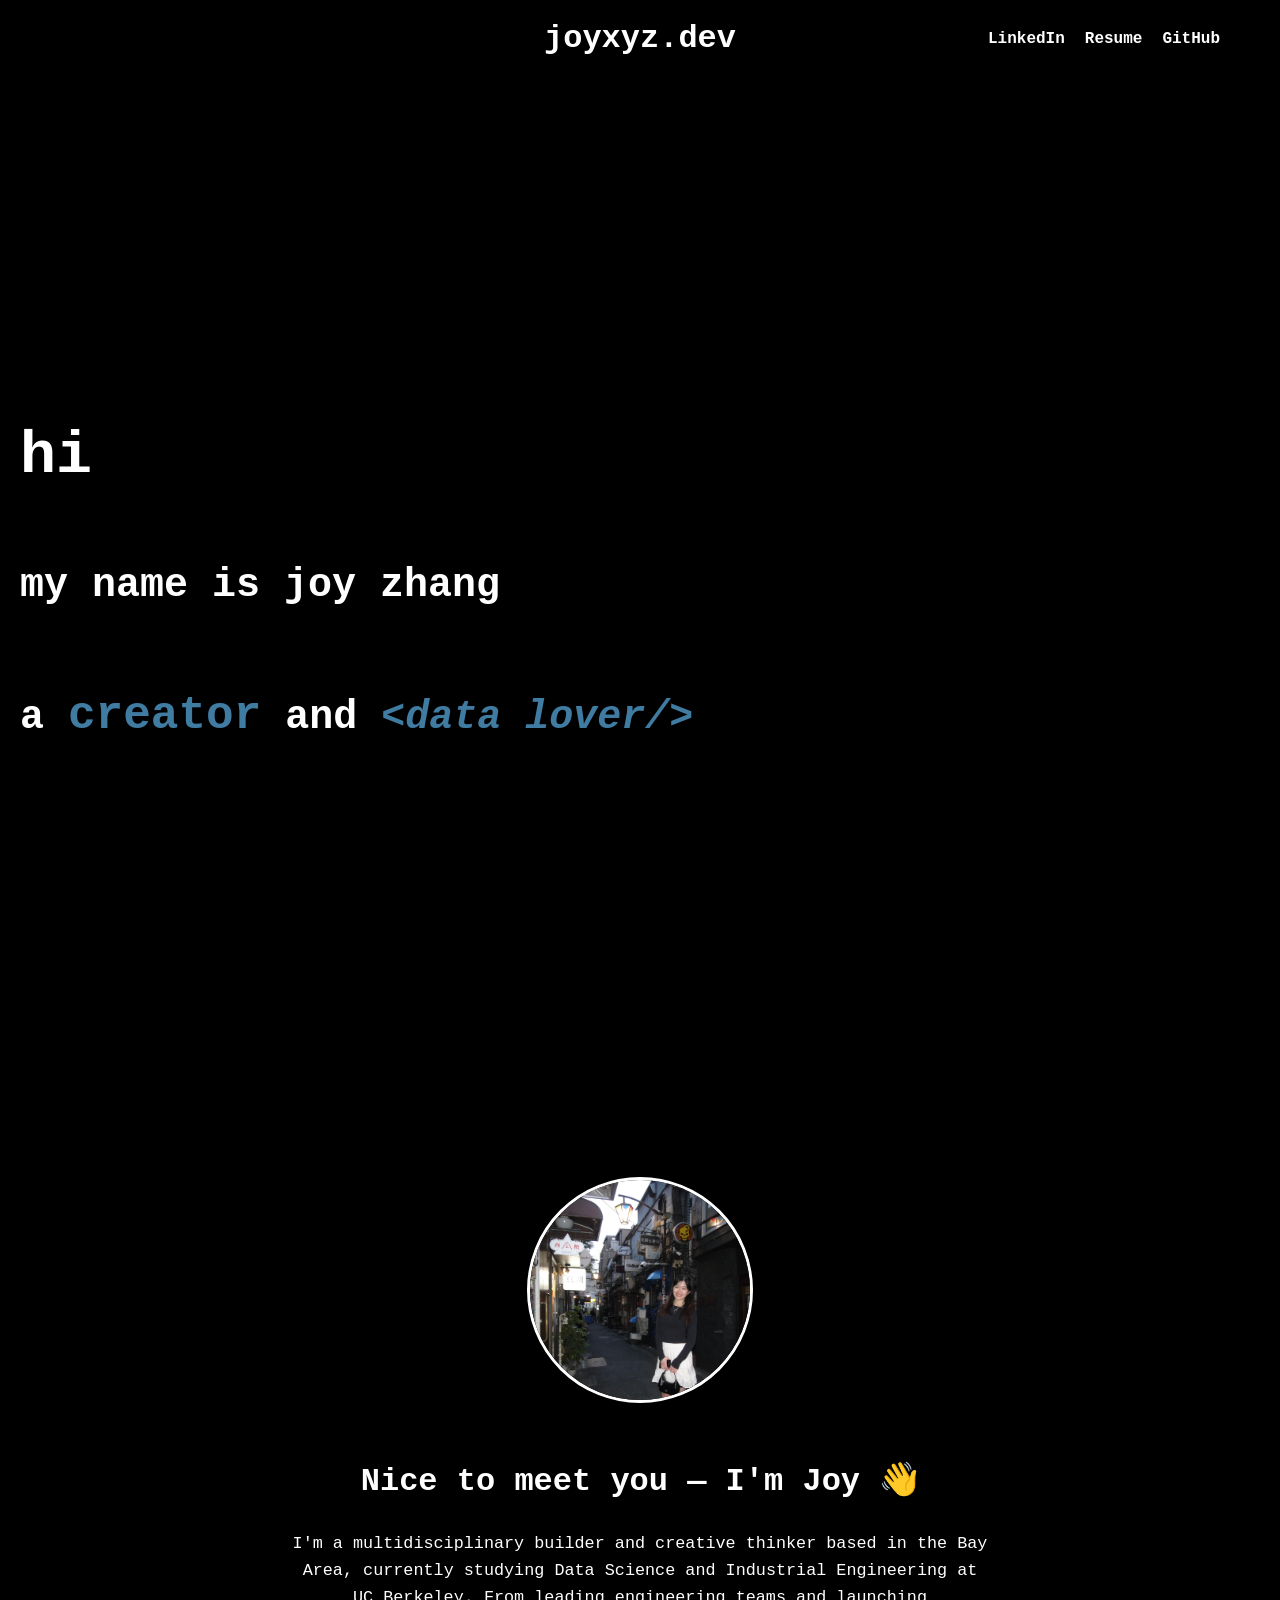
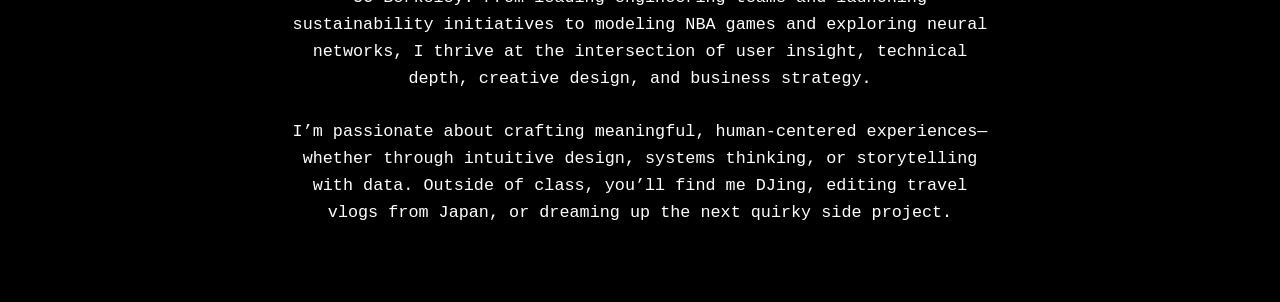
<file: index.html>
<!DOCTYPE html>
<html lang="en">
<head>
  <meta charset="UTF-8" />
  <meta name="viewport" content="width=device-width, initial-scale=1.0"/>
  <title>Joy Zhang - Portfolio</title>
  <link rel="stylesheet" href="index.css" />
  <style>
    .about-section {
      padding: 60px 20px;
      background-color: #000000;
      color: white;
      display: flex;
      flex-direction: column;
      align-items: center;
      text-align: center;
    }

    .about-section img {
      width: 220px;
      height: 220px;
      object-fit: cover;
      border-radius: 50%;
      margin-bottom: 30px;
      border: 3px solid white;
    }

    .about-section h2 {
      font-size: 2rem;
      margin-bottom: 15px;
    }

    .about-section p {
      font-size: 1.05rem;
      line-height: 1.6;
      max-width: 700px;
    }
    .intro {
      padding: 80px 20px;
      text-align: center;
      color: white;
      line-height: 1.5;
    }

    .clickable {
      cursor: pointer;
      transition: color 0.3s;
    }

    #creator {
    color: #407ba2; 
    font-family: 'Courier New', monospace;
    font-weight: bold;
    font-size: 1.15em;
    }

    #data-lover {
      color: #407ba2;
      font-family: 'Courier New', monospace;
    }

    #creator:hover,
    #data-lover:hover {
      color: #80d0ff;
    }


    ul.top-nav {
      list-style: none;
      display: flex;
      gap: 20px;
      padding: 10px 20px;
      background-color: #000000;
      margin: 0;
    }

    ul.top-nav li a {
      color: white;
      text-decoration: none;
      font-weight: 600;
      transition: color 0.3s;
    }

    ul.top-nav li a:hover {
      color: #80d0ff;
    }

    .head {
      text-align: center;
      margin-top: 20px;
    }

    .head h2 {
      color: white;
      font-family: 'Courier New', monospace;
      font-weight: bold;
      font-size: 2rem;
      margin: 0;
    }
  </style>
</head>

<body>
  <header>
    <ul class="top-nav">
      <li><a href="https://www.linkedin.com/in/joyzhangxyz/" target="_blank" rel="noopener noreferrer">LinkedIn</a></li>
      <li><a href="https://drive.google.com/file/d/1RzbB6kWZLD6G4nf51fTEJABczkFcqLfY/view" target="_blank" rel="noopener noreferrer">Resume</a></li>
      <li><a href="https://github.com/joyifcc" target="_blank" rel="noopener noreferrer">GitHub</a></li>
    </ul>
    <div class="head">
      <h2>joyxyz.dev</h2>
    </div>
  </header>

  <main>
    <div class="intro">
      <h1><span style="font-size: 60px;"><b>hi</b></span></h1>
      <h2>my name is joy zhang</h2>
      <h2>
        a <span class="monospace-text clickable" id="creator">creator</span> and
        <span class="light-text clickable" id="data-lover"><i>&lt;data lover/&gt;</i></span>
      </h2>
    </div>
  </main>

  <section class="about-section">
    <img src="joypic.jpg" alt="Joy Zhang Photo" />
    <h2>Nice to meet you — I'm Joy 👋</h2>
    <p>
      I'm a multidisciplinary builder and creative thinker based in the Bay Area, 
      currently studying Data Science and Industrial Engineering at UC Berkeley. 
      From leading engineering teams and launching sustainability initiatives to 
      modeling NBA games and exploring neural networks, I thrive at the intersection 
      of user insight, technical depth, creative design, and business strategy.
      <br /><br />
      I’m passionate about crafting meaningful, human-centered experiences— whether 
      through intuitive design, systems thinking, or storytelling with data. 
      Outside of class, you’ll find me DJing, editing travel vlogs from Japan, or 
      dreaming up the next quirky side project.
    </p>
  </section>

  <script>
    document.getElementById("creator").addEventListener("click", function () {
      window.location.href = "creator.html";
    });
    document.getElementById("data-lover").addEventListener("click", function () {
      window.location.href = "technical.html";
    });
  </script>
</body>
</html>
</file>
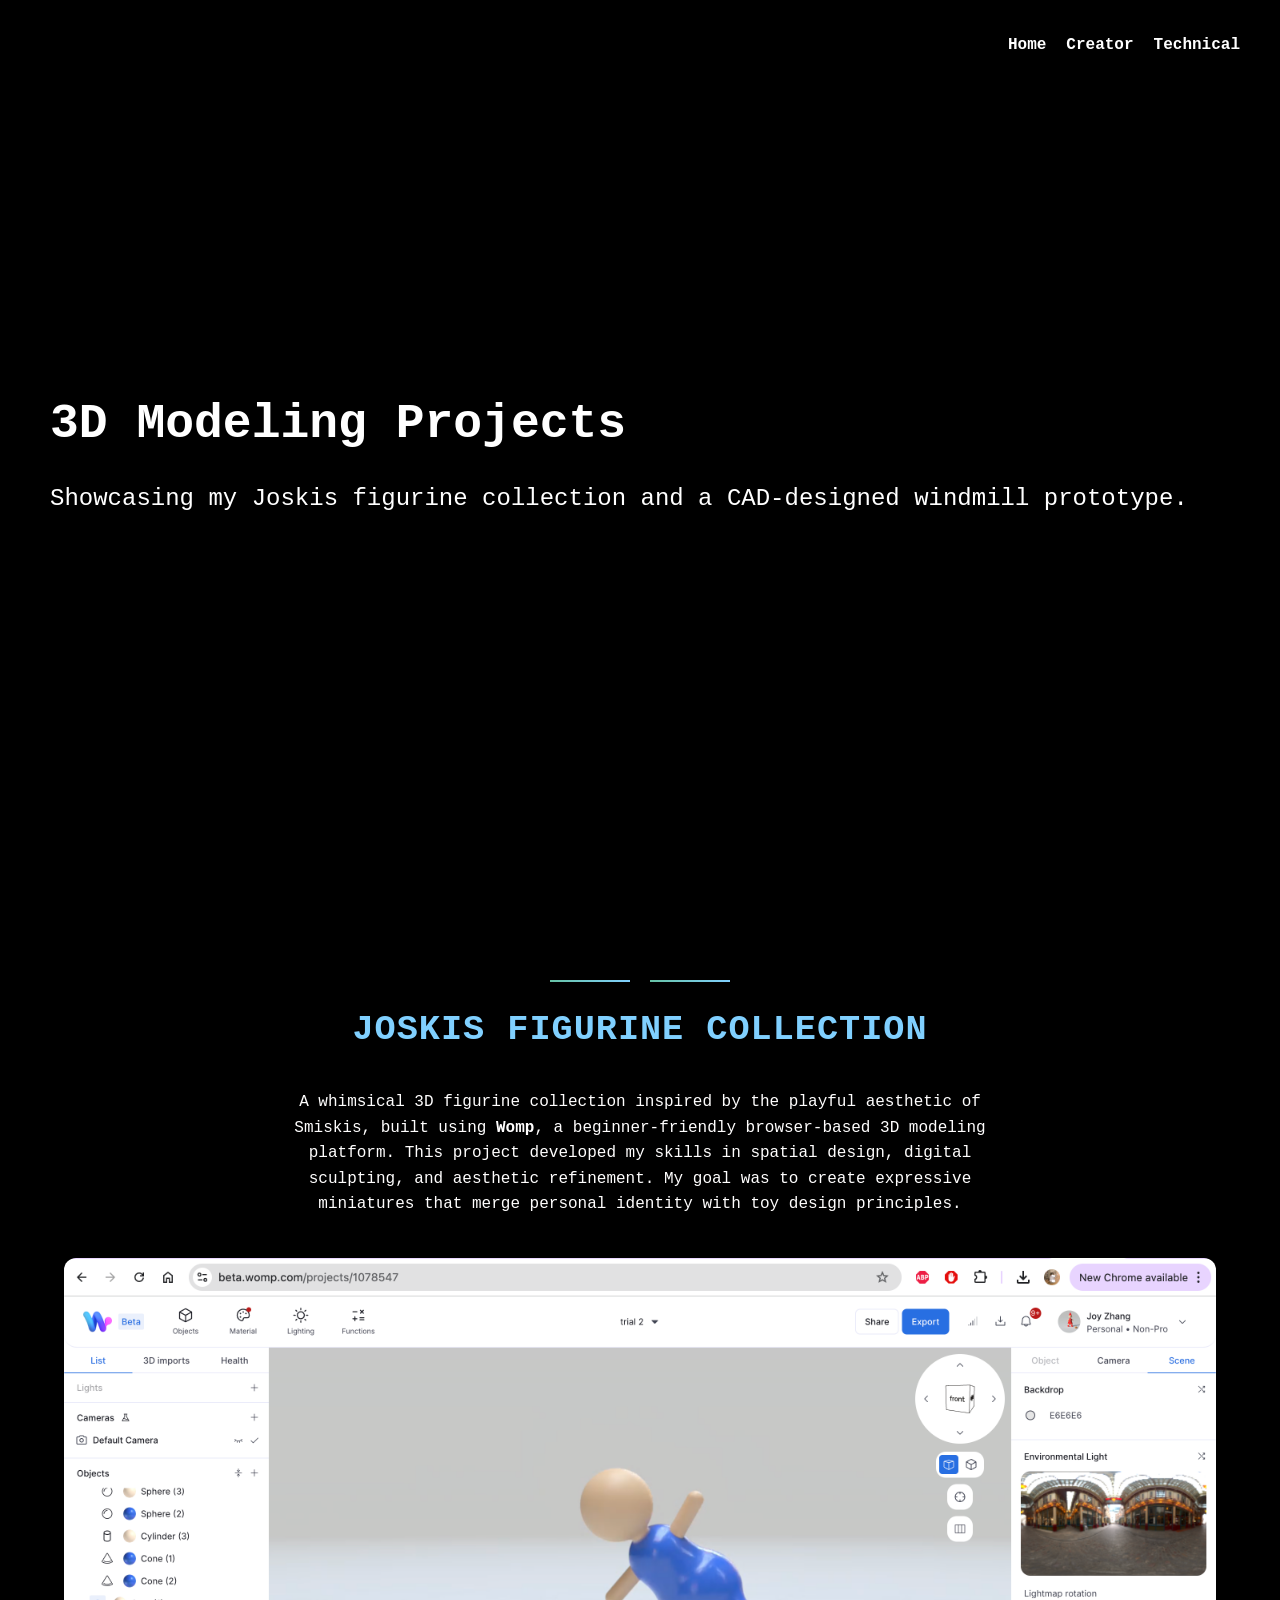
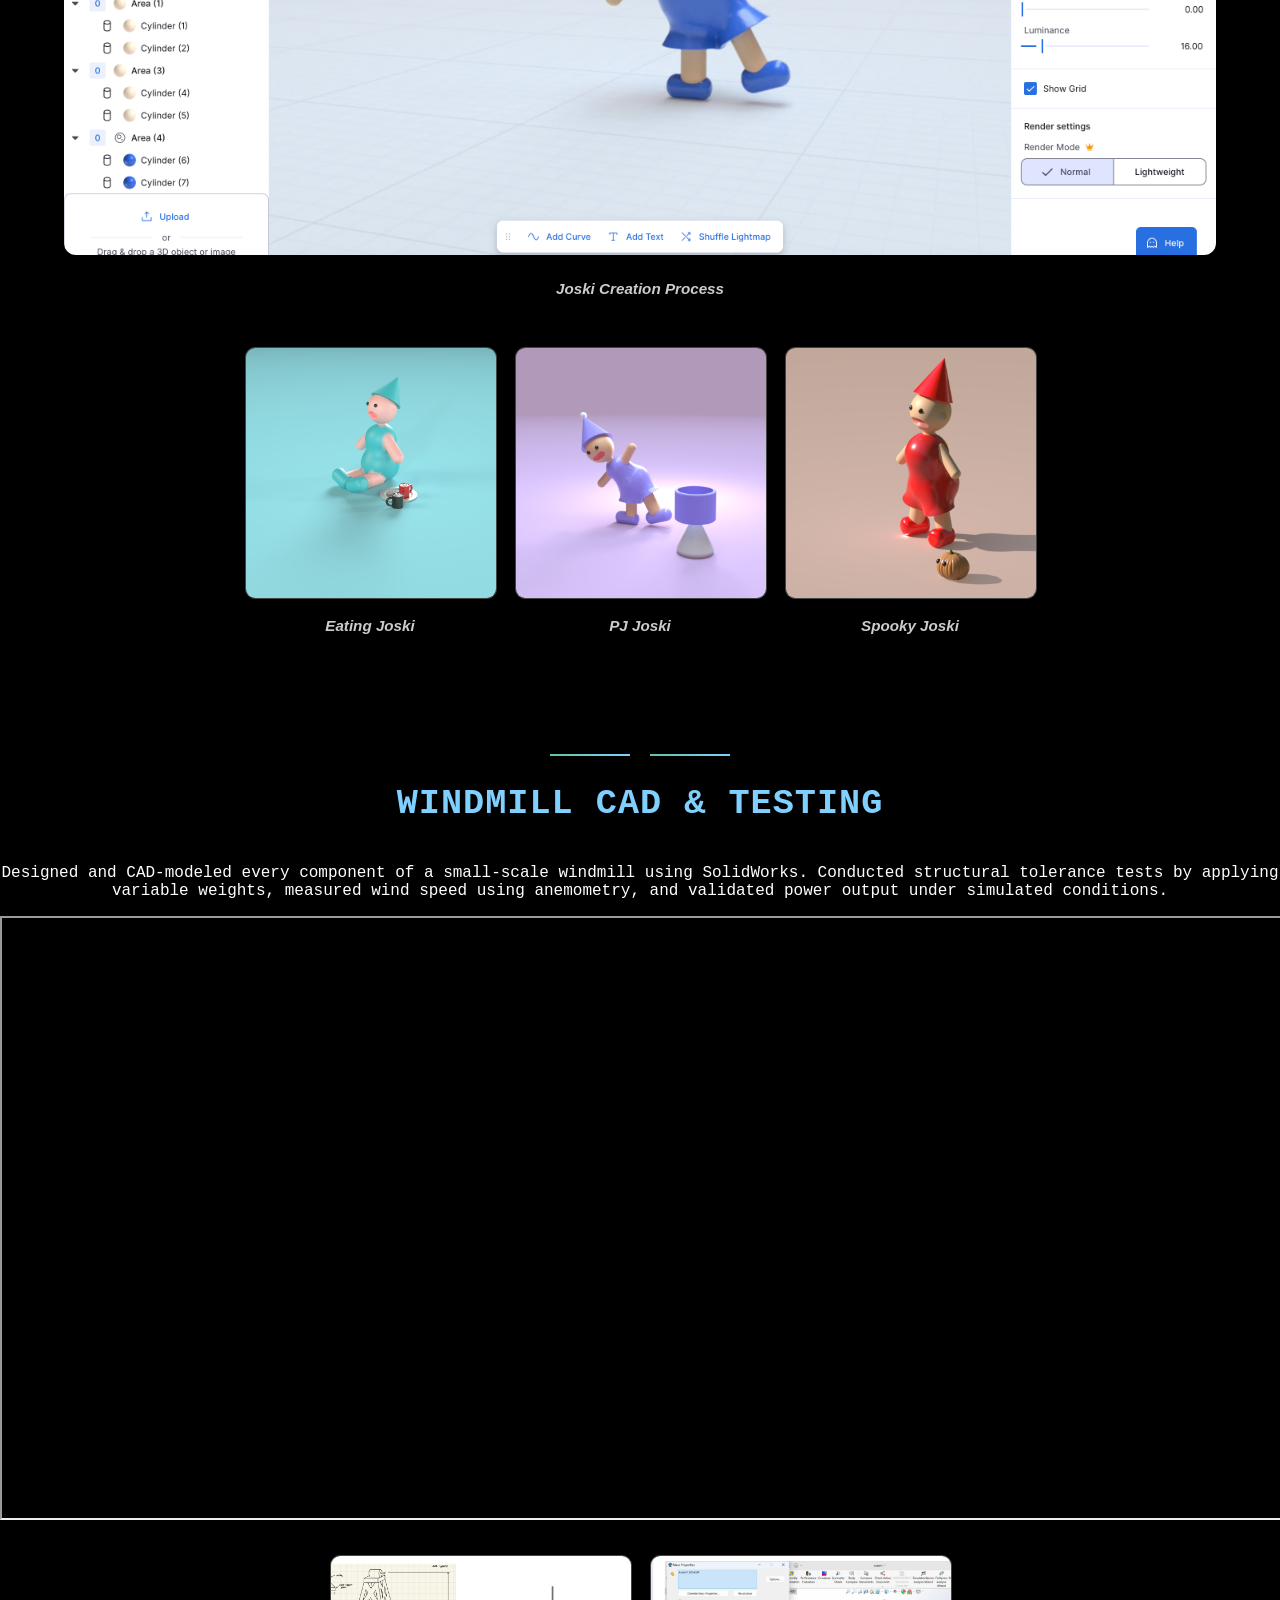
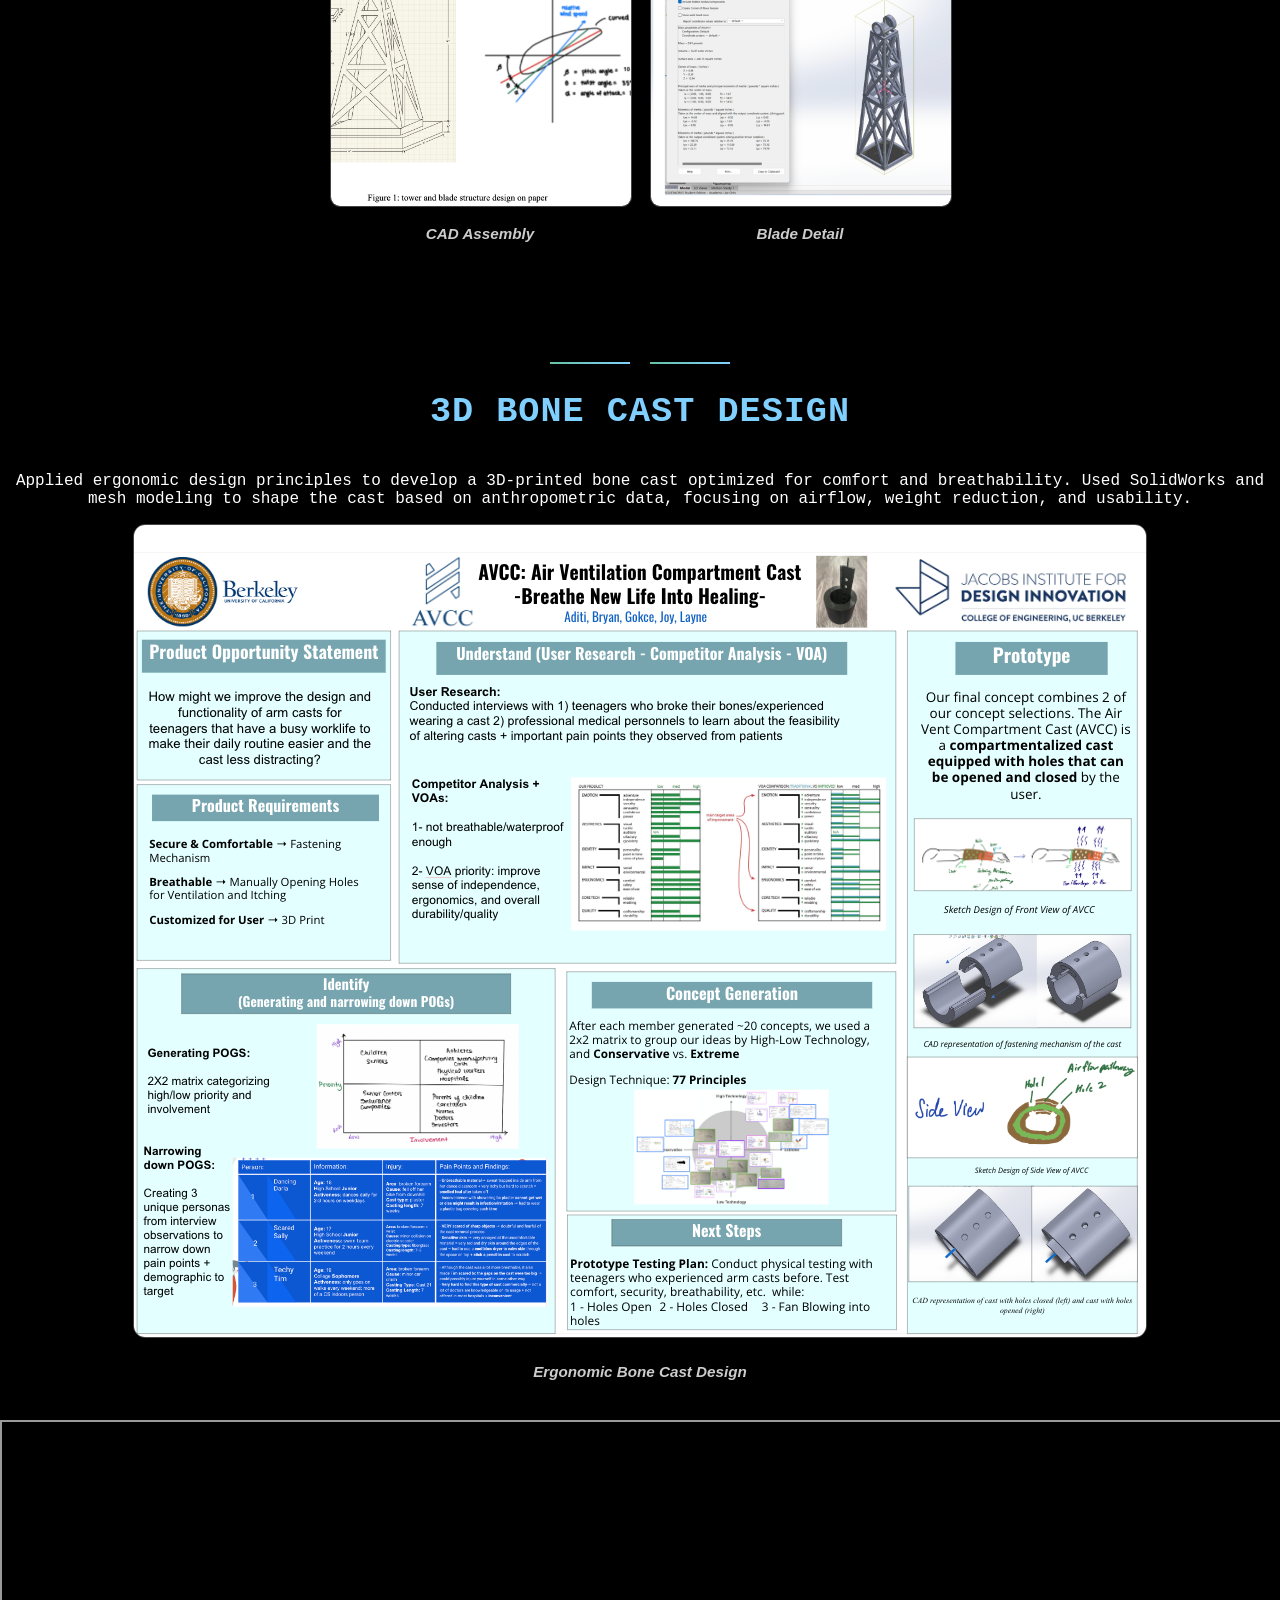
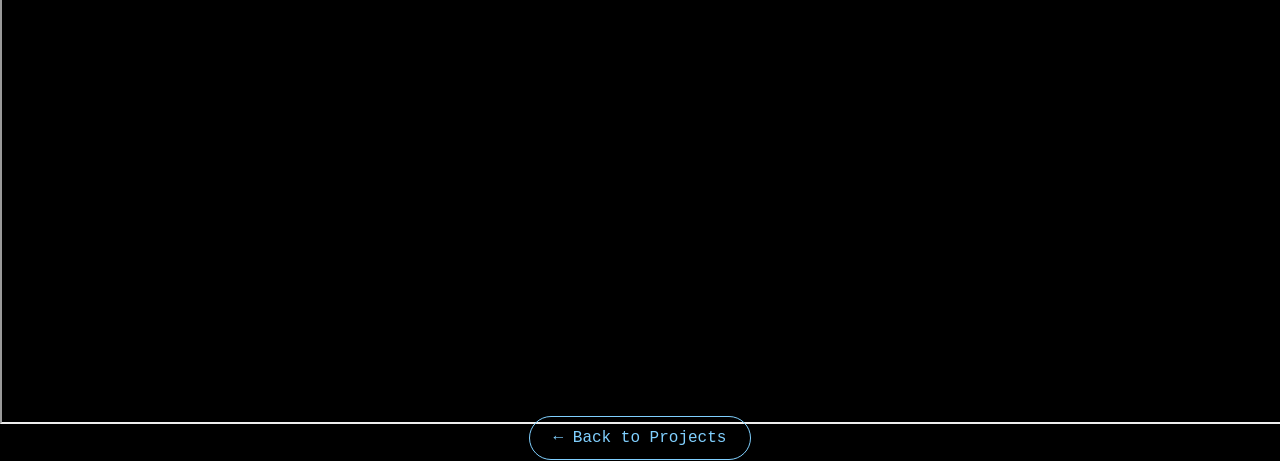
<file: 3dmodel.html>
<!DOCTYPE html>
<html lang="en">
<head>
  <meta charset="UTF-8" />
  <meta name="viewport" content="width=device-width, initial-scale=1.0" />
  <title>Joskis Collection & Windmill Design</title>
  <style>

.back-button {
  padding: 12px 24px;
  border: 1px solid #80d0ff;
  border-radius: 30px;
  color: #80d0ff;
  text-decoration: none;
  font-size: 1rem;
  transition: background-color 0.3s, color 0.3s;
}

.back-button:hover {
  background-color: #80d0ff;
  color: black;
  cursor: pointer;
}

.pdf-container {
  margin-bottom: 40px;
  border: 2px solid white;
  border-radius: 10px;
  overflow: hidden;
  width: 100%;
  height: 600px;
}

.caption {
  text-align: center;
  font-size: 0.9rem;
  margin: 10px 0 30px;
  color: #ccc;
}

.caption-description {
  color: #999;
  font-size: 0.85rem;
  margin: -20px 0 30px;
  max-width: 450px;
  text-align: center;
  margin-left: auto;
  margin-right: auto;
  font-style: italic;
}

  </style>
  <link rel="stylesheet" href="technical.css" />
</head>
<body>
  <ul class="top-nav">
    <li><a href="index.html">Home</a></li>
    <li><a href="creator.html">Creator</a></li>
    <li><a href="technical.html">Technical</a></li>
  </ul>

  <div class="header">
    <h1>3D Modeling Projects</h1>
    <p> Showcasing my Joskis figurine collection and a CAD-designed windmill prototype.</p>
  </div>

 <!-- Joskis Collection -->
<div class="section-title">Joskis Figurine Collection</div>

<p style="text-align: center; max-width: 700px; margin: 0 auto 40px; color: #fffefe; font-size: 1rem; line-height: 1.6;">
  A whimsical 3D figurine collection inspired by the playful aesthetic of Smiskis, built using <b>Womp</b>, a beginner-friendly browser-based 3D modeling platform.
  This project developed my skills in spatial design, digital sculpting, and aesthetic refinement. My goal was to create expressive miniatures that merge personal identity with toy design principles.
</p>

<!-- Featured Image -->
<div style="text-align: center; margin-bottom: 40px;">
  <img src="womp_process.png" alt="Featured Joski" style="max-width: 90%; height: auto; border-radius: 12px;" />
  <div class="caption" style="margin-top: 10px;">Joski Creation Process</div>
</div>

<!-- 3 Joskis in horizontal view -->
<div style="display: flex; justify-content: center; gap: 20px; flex-wrap: wrap; margin-bottom: 40px;">
    <div style="text-align: center; width: 250px;">
      <div style="width: 100%; height: 250px; overflow: hidden; border-radius: 10px; border: 1px solid #444;">
        <img src="womp1.png" alt="Joskis Model 1" style="width: 100%; height: 100%; object-fit: cover;" />
      </div>
      <div class="caption" style="margin-top: 8px;">Eating Joski</div>
    </div>
  
    <div style="text-align: center; width: 250px;">
      <div style="width: 100%; height: 250px; overflow: hidden; border-radius: 10px; border: 1px solid #444;">
        <img src="womp2.png" alt="Joskis Model 2" style="width: 100%; height: 100%; object-fit: cover;" />
      </div>
      <div class="caption" style="margin-top: 8px;">PJ Joski</div>
    </div>
  
    <div style="text-align: center; width: 250px;">
      <div style="width: 100%; height: 250px; overflow: hidden; border-radius: 10px; border: 1px solid #444;">
        <img src="womp3.png" alt="Joskis Model 3" style="width: 100%; height: 100%; object-fit: cover;" />
      </div>
      <div class="caption" style="margin-top: 8px;">Spooky Joski</div>
    </div>
  </div>
  


  <!-- Windmill Design -->
  <div class="section-title">Windmill CAD & Testing</div>
  <div class="project">
    <p class="project-description">
      Designed and CAD-modeled every component of a small-scale windmill using SolidWorks. Conducted structural tolerance tests by applying variable weights, measured wind speed using anemometry, and validated power output under simulated conditions.
    </p>
   
    <iframe src="https://drive.google.com/file/d/1HLMbXqe7g83ubZxSDdnYT62r4GMnftxb/preview" width="100%" height="600" allow="autoplay"></iframe>
   
    <!-- Supporting images: 2 side-by-side -->
<div style="display: flex; justify-content: center; gap: 20px; flex-wrap: wrap; margin-top: 30px;">
    <div style="text-align: center; width: 300px;">
      <div style="width: 100%; height: 250px; overflow: hidden; border-radius: 10px; border: 1px solid #444;">
        <img src="turbine_sketch.png" alt="Windmill CAD View 1" style="width: 100%; height: 100%; object-fit: cover;" />
      </div>
      <div class="caption" style="margin-top: 8px;">CAD Assembly</div>
    </div>
  
    <div style="text-align: center; width: 300px;">
      <div style="width: 100%; height: 250px; overflow: hidden; border-radius: 10px; border: 1px solid #444;">
        <img src="turbine_cad.png" alt="Windmill CAD View 2" style="width: 100%; height: 100%; object-fit: cover;" />
      </div>
      <div class="caption" style="margin-top: 8px;">Blade Detail</div>
    </div>
  </div>
  


  <!-- 3D Bone Cast Design -->
<div class="section-title">3D Bone Cast Design</div>

<div class="project">
  <p class="project-description">
    Applied ergonomic design principles to develop a 3D-printed bone cast optimized for comfort and breathability. 
    Used SolidWorks and mesh modeling to shape the cast based on anthropometric data, focusing on airflow, weight reduction, and usability.
  </p>

  <!-- Full-width Image (no crop) -->
  <div style="text-align: center; margin-bottom: 30px;">
    <img src="cast_poster.png" alt="Bone Cast Side View" style="max-width: 90%; height: auto; border-radius: 12px; border: 1px solid #444;" />
    <div class="caption" style="margin-top: 10px;">Ergonomic Bone Cast Design</div>
  </div>


  <iframe src="https://drive.google.com/file/d/1_vss4h3-taHedRZ5fFwXwRcL4eleplNb/preview" width="100%" height="600" allow="autoplay"></iframe>



<div class="back-container">
    <a href="creator.html" class="back-button">← Back to Projects</a>
  </div>
</body>
</html>
</file>
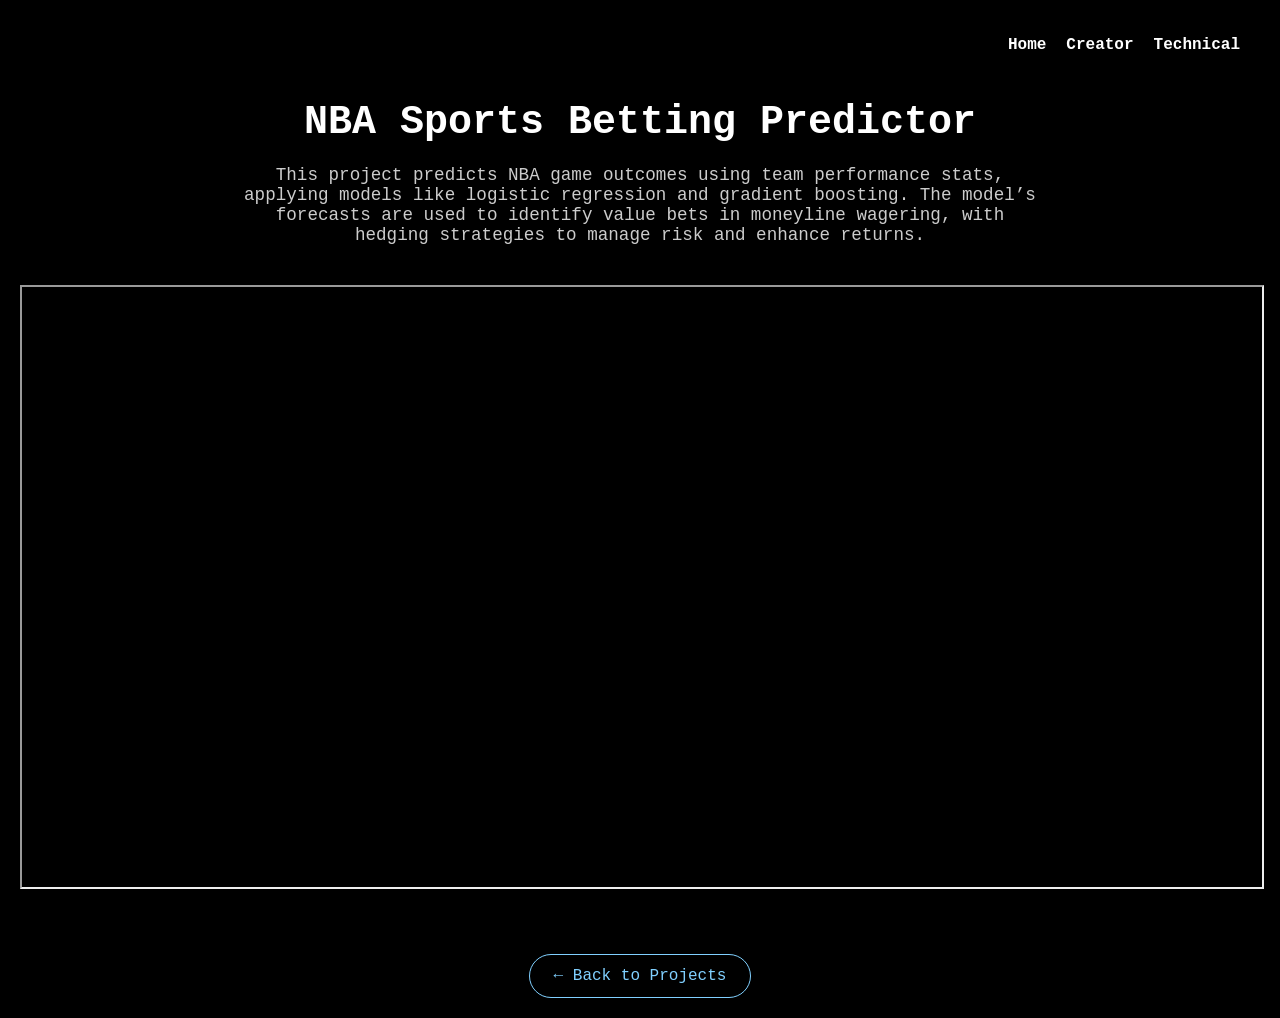
<file: basketball.html>
<!DOCTYPE html>
<html lang="en">
<head>
  <meta charset="UTF-8" />
  <meta name="viewport" content="width=device-width, initial-scale=1.0"/>
  <title>NBA Sports Betting Predictor</title>
  <style>
    body {
      background-color: black;
      color: white;
      font-family: 'Courier New', monospace;
      margin: 0;
      padding: 20px;
    }

    h1 {
      text-align: center;
      font-size: 2.5rem;
      margin-top: 80px; /* 👈 add this line */
      margin-bottom: 20px;
    }


    .description {
      text-align: center;
      font-size: 1.1rem;
      color: #ccc;
      margin-bottom: 40px;
      max-width: 800px;
      margin-left: auto;
      margin-right: auto;
    }

    .pdf-container {
      width: 100%;
      height: 650px;
      border: 2px solid white;
      border-radius: 10px;
      overflow: hidden;
      margin-bottom: 40px;
    }

    embed {
      width: 100%;
      height: 100%;
      border: none;
      display: block;
    }

    .back-container {
      display: flex;
      justify-content: center;
      margin-top: 60px;
    }

    .back-button {
      padding: 12px 24px;
      border: 1px solid #80d0ff;
      border-radius: 30px;
      color: #80d0ff;
      text-decoration: none;
      font-size: 1rem;
      transition: background-color 0.3s, color 0.3s;
    }

    .back-button:hover {
      background-color: #80d0ff;
      color: black;
      cursor: pointer;
    }

    .top-nav {
    display: flex;
    justify-content: flex-end; 
    gap: 20px;
    position: absolute;
    list-style: none;
    top: 20px;
    right: 40px;
    }

    .top-nav a {
    text-decoration: none;
    color: white;
    font-size: 16px;
    font-weight: bold;
    transition: color 0.3s;
    }

    .top-nav a:hover {
    color: #4992d6;
    }
  </style>

<ul class="top-nav">
  <li><a href="index.html">Home</a></li>
  <li><a href="creator.html">Creator</a></li>
  <li><a href="technical.html">Technical</a></li>
</ul>

</head>
<body>
  <h1>NBA Sports Betting Predictor</h1>

  <p class="description">
    This project predicts NBA game outcomes using team performance stats, applying models like logistic regression and gradient boosting. The model’s forecasts are used to identify value bets in moneyline wagering, with hedging strategies to manage risk and enhance returns.
  </p>

  <iframe src="https://drive.google.com/file/d/1IALUSpCiwqz4QE1rodI_KMtbYcz-56Kw/preview" width="100%" height="600" allow="autoplay"></iframe>


  <div class="back-container">
    <a href="technical.html" class="back-button">← Back to Projects</a>
  </div>
</body>
</html>
</file>
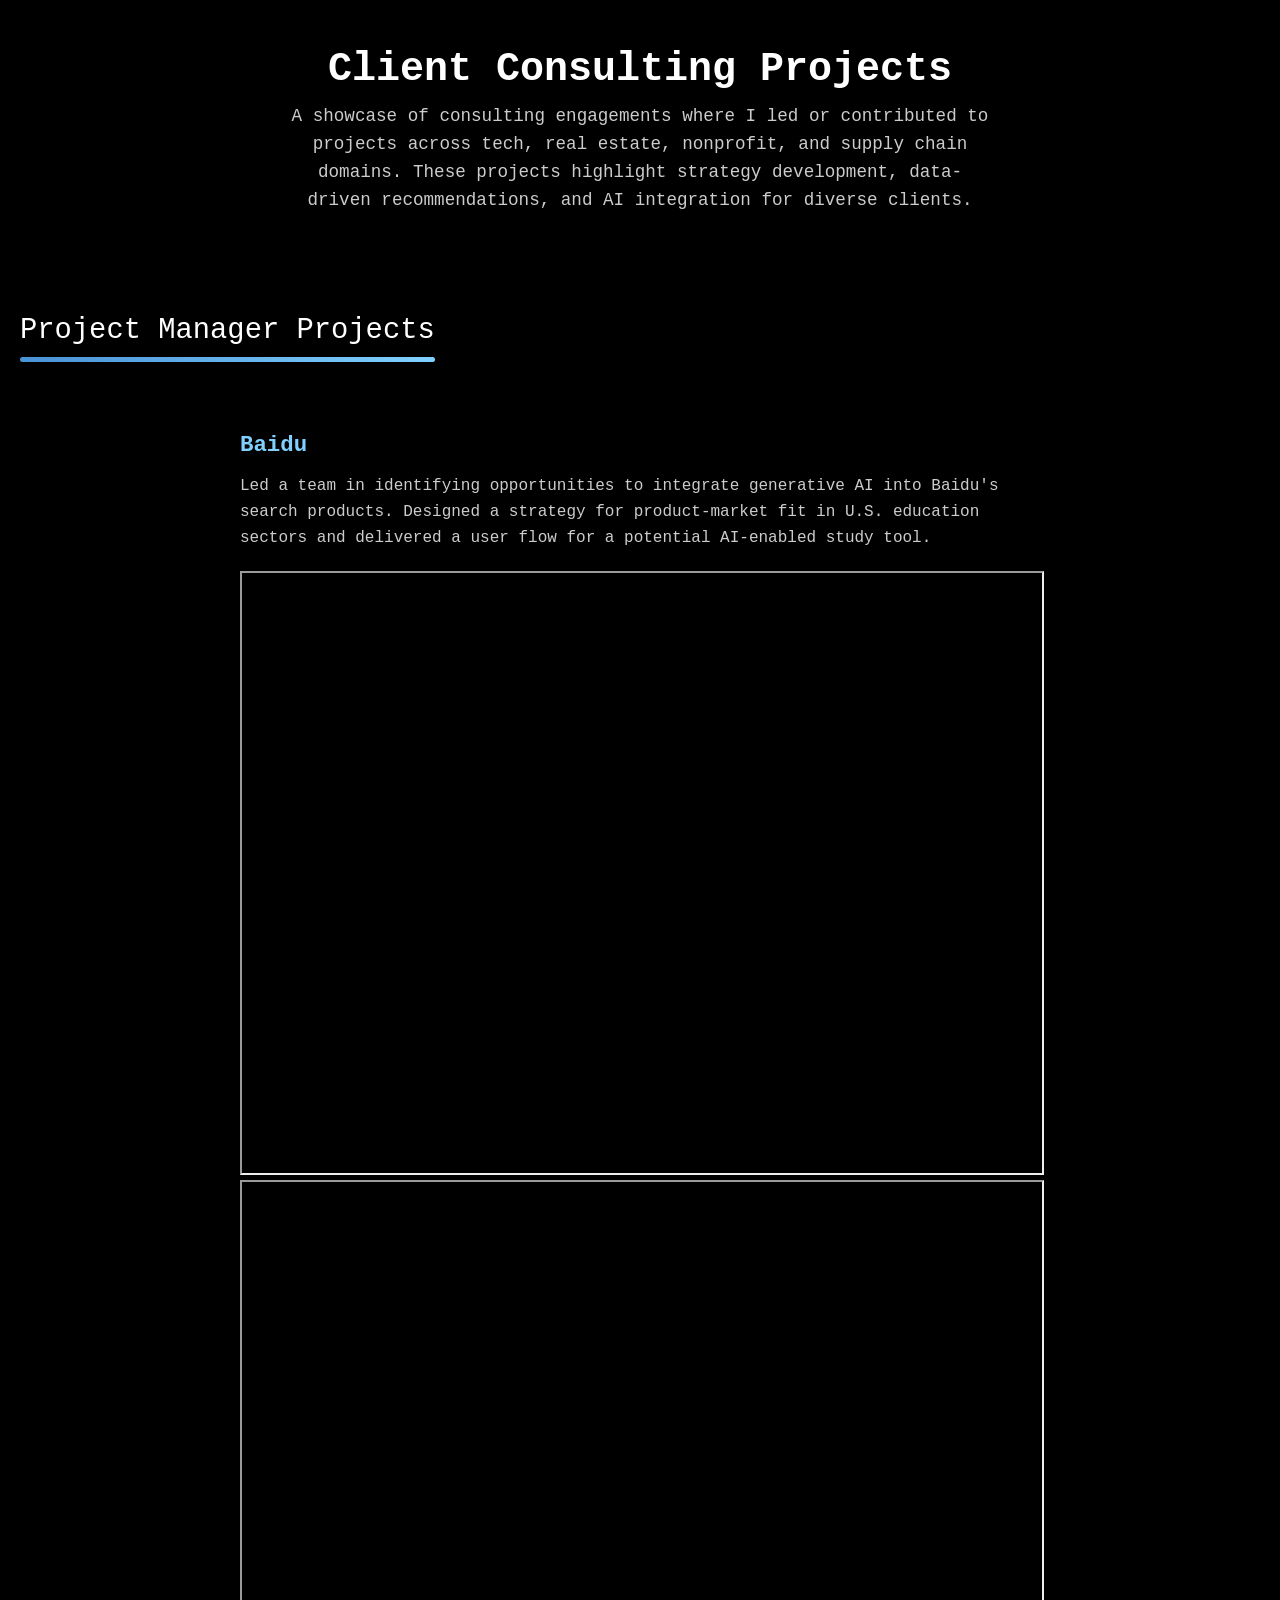
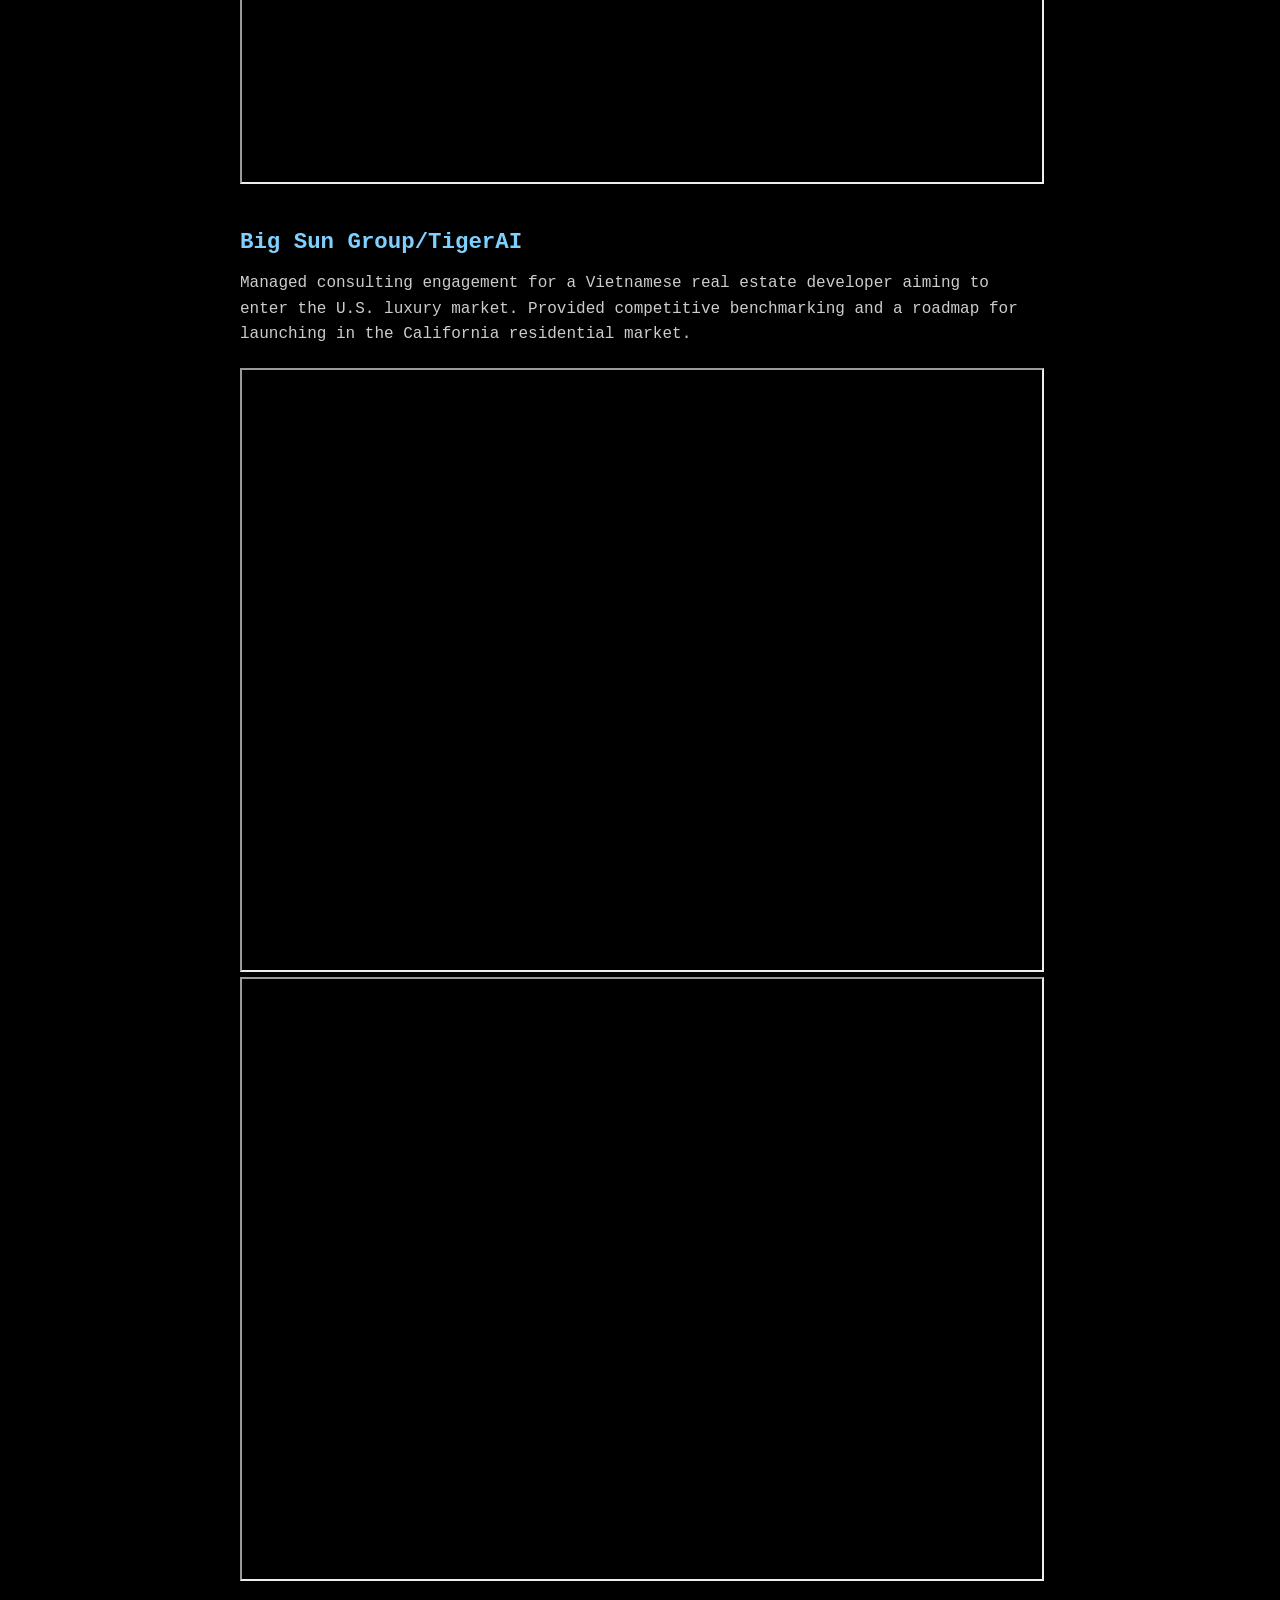
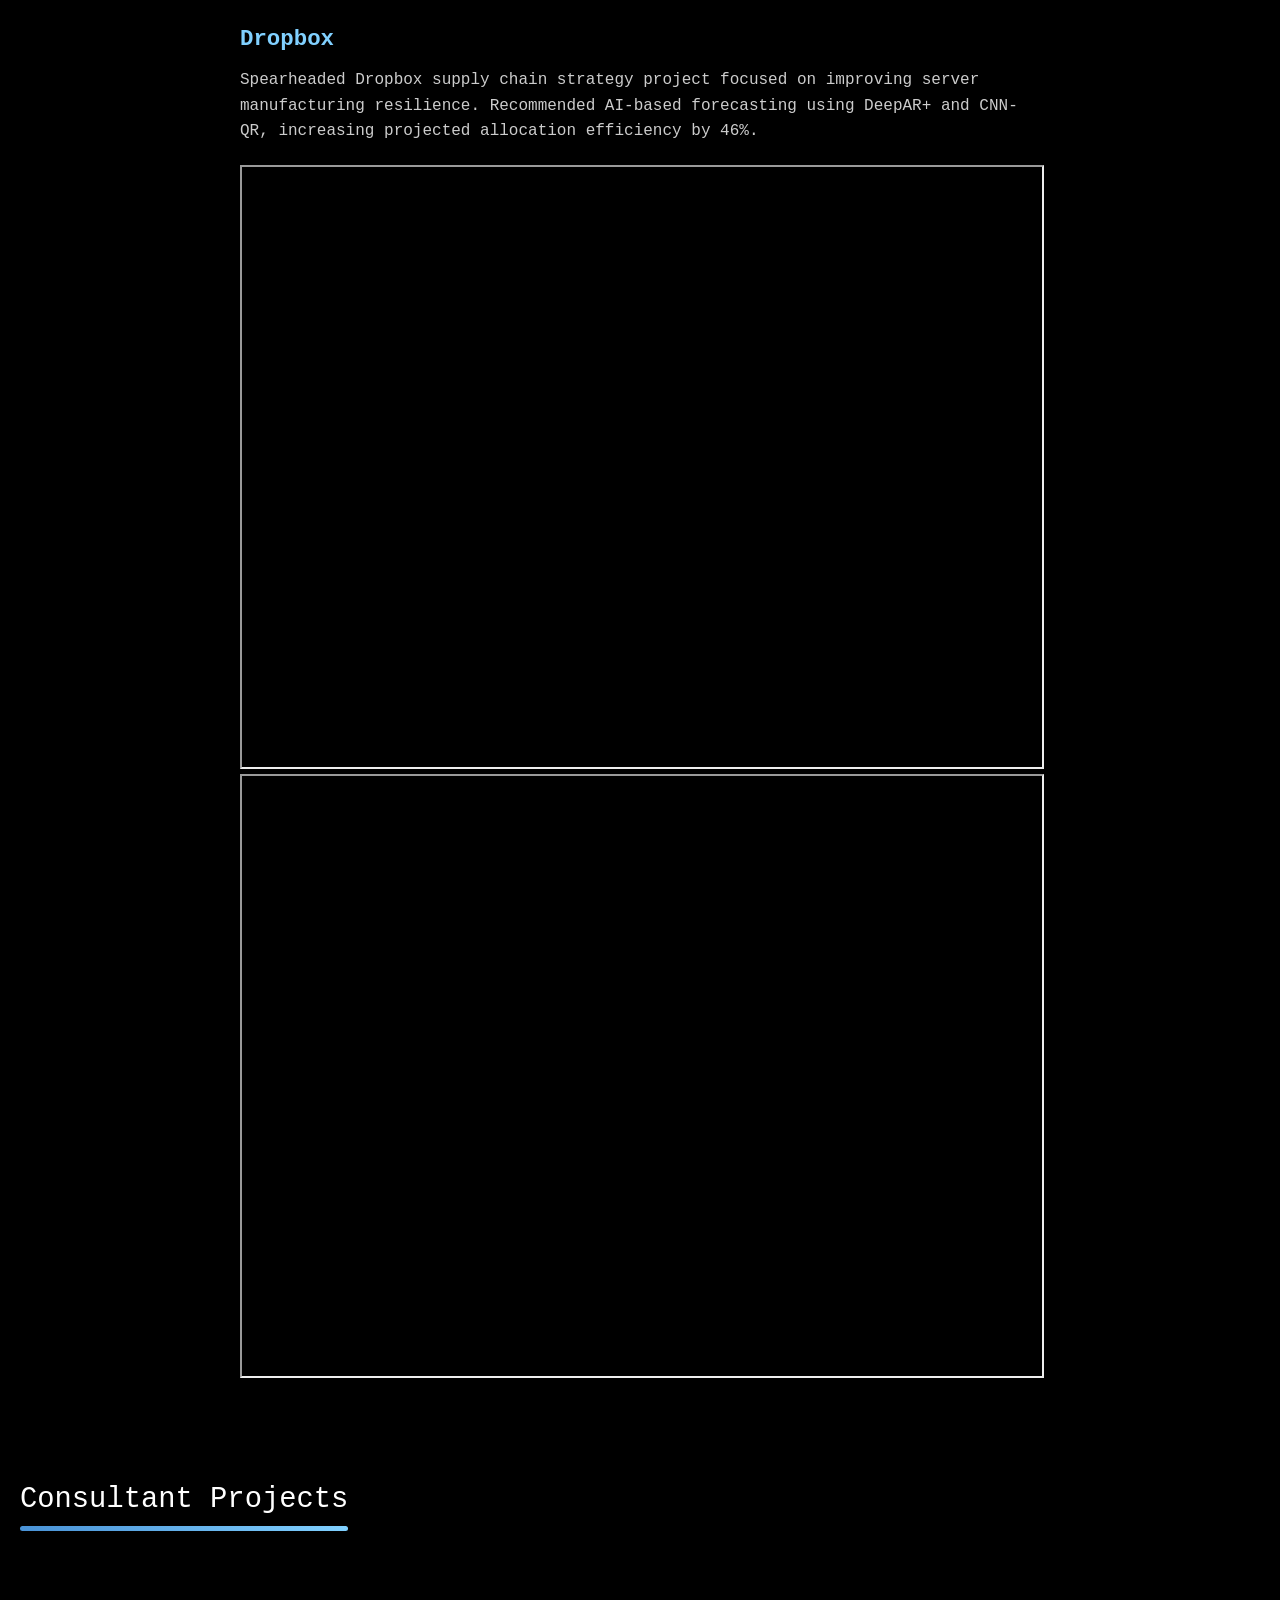
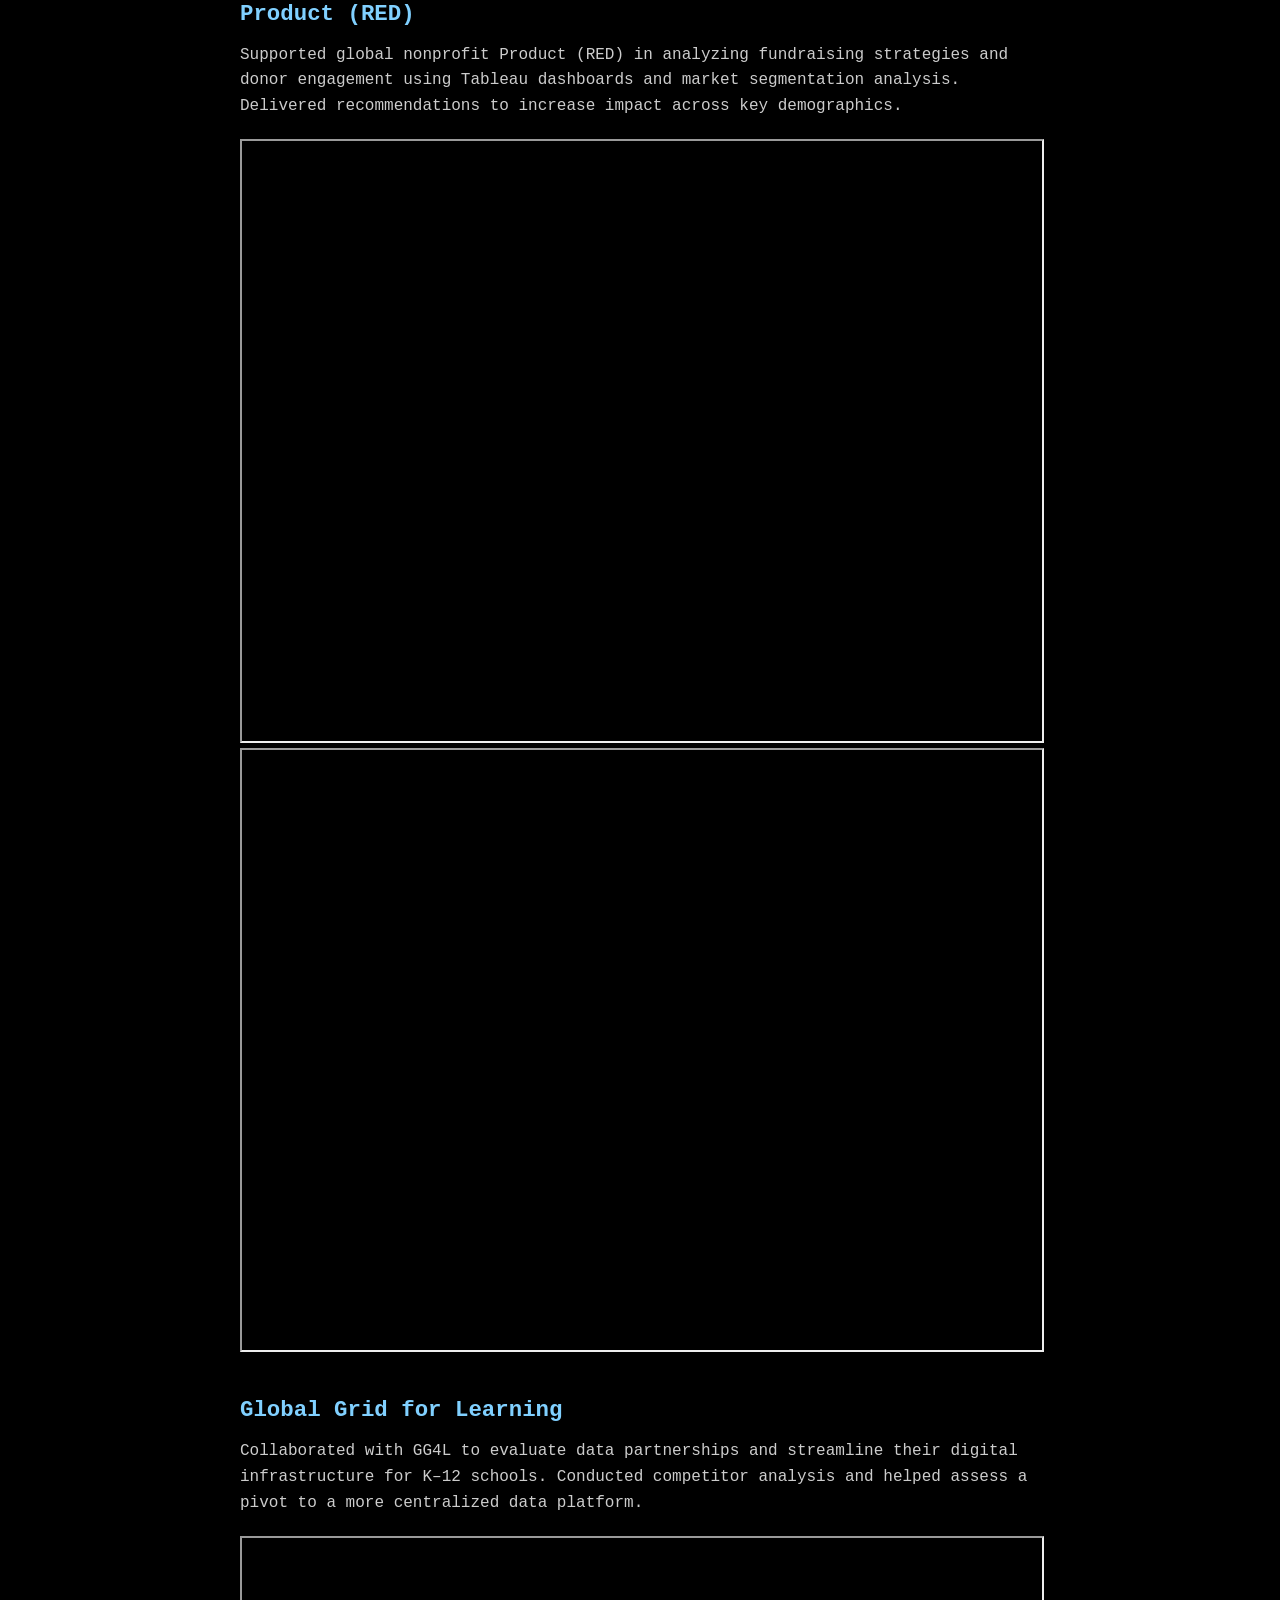
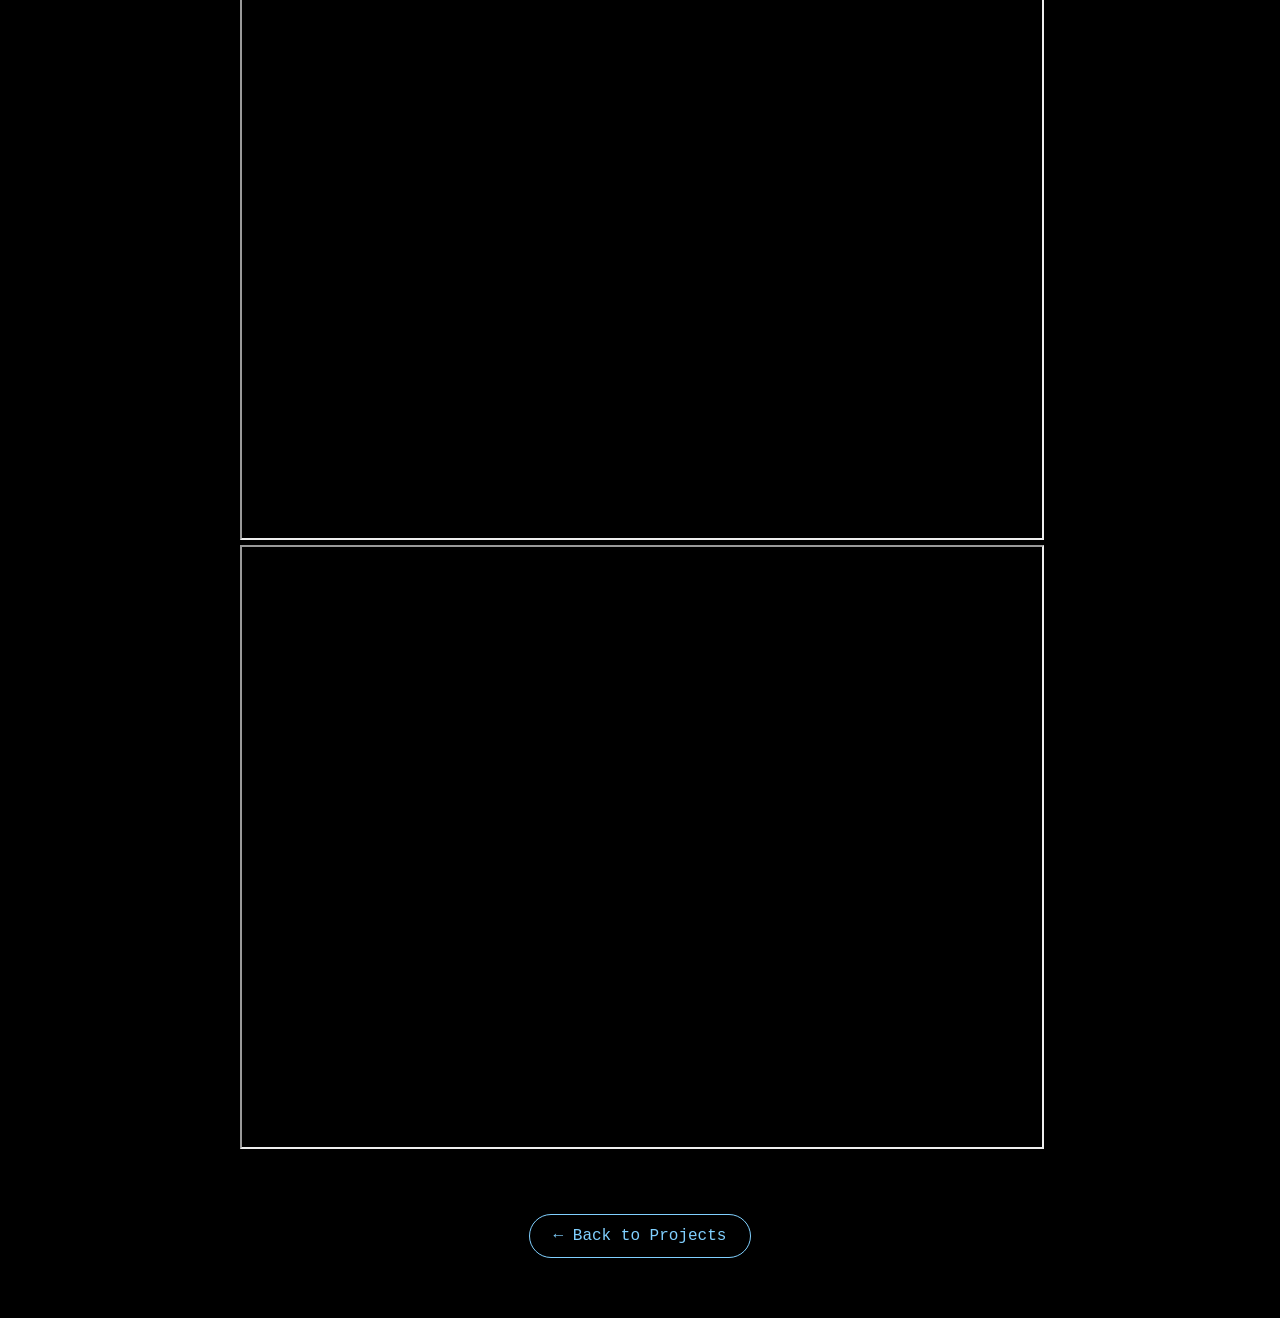
<file: consulting.html>
<!DOCTYPE html>
<html lang="en">
<head>
    <meta charset="UTF-8" />
    <title>Client Consulting Projects</title>
    <style>
        body {
            background-color: black;
            color: white;
            font-family: 'Courier New', monospace;
            margin: 0;
            padding: 20px;
        }

        h1 {
            text-align: center;
            font-size: 2.5rem;
            margin-bottom: 10px;
        }

        .header-description {
            text-align: center;
            max-width: 700px;
            margin: 0 auto 40px auto;
            font-size: 1.1rem;
            color: #ccc;
            line-height: 1.6;
        }

        .section-title {
            text-align: center;
            font-size: 1.8rem;
            color: #ffffff;
            margin: 60px auto 30px auto;
            position: relative;
            display: inline-block;
        }

        .section-title::after {
            content: "";
            display: block;
            width: 100%;
            height: 5px;
            background: linear-gradient(90deg, #4992d6, #80d0ff);
            border-radius: 5px;
            margin-top: 10px;
        }

        .project {
            max-width: 800px;
            margin: 40px auto;
        }

        .project-title {
            font-size: 1.4rem;
            font-weight: bold;
            margin-bottom: 10px;
            color: #80d0ff;
        }

        .project-description {
            font-size: 1rem;
            color: #ccc;
            line-height: 1.6;
            margin-bottom: 20px;
        }

        .pdf-container {
            width: 100%;
            height: 500px;
            border: 2px solid white;
            border-radius: 10px;
            overflow: hidden;
            margin-bottom: 30px;
        }

        embed {
            width: 100%;
            height: 100%;
            border: none;
            display: block;
        }

        .back-container {
            display: flex;
            justify-content: center;
            margin-top: 60px;
        }

        .back-button {
            padding: 12px 24px;
            border: 1px solid #80d0ff;
            border-radius: 30px;
            color: #80d0ff;
            text-decoration: none;
            font-size: 1rem;
            transition: background-color 0.3s, color 0.3s;
        }

        .back-button:hover {
            background-color: #80d0ff;
            color: black;
            cursor: pointer;
        }
    </style>
</head>
<body>
    <h1>Client Consulting Projects</h1>
    <p class="header-description">
        A showcase of consulting engagements where I led or contributed to projects across tech, real estate, nonprofit, and supply chain domains.
        These projects highlight strategy development, data-driven recommendations, and AI integration for diverse clients.
    </p>

    <div class="section-title">Project Manager Projects</div>

    <div class="project">
        <div class="project-title">Baidu</div>
        <p class="project-description">
            Led a team in identifying opportunities to integrate generative AI into Baidu's search products. Designed a strategy for product-market fit in U.S. education sectors and delivered a user flow for a potential AI-enabled study tool.
        </p>
        <iframe src="https://drive.google.com/file/d/1QCvCDdvas35XNqk2pHOXEfv4YLRT7oSX/preview" width="100%" height="600" allow="autoplay"></iframe>
        <iframe src="https://drive.google.com/file/d/1ZcrSfxkmemSeATnM9po228PcJTQP21nY/preview" width="100%" height="600" allow="autoplay"></iframe>
    </div>

    <div class="project">
        <div class="project-title">Big Sun Group/TigerAI</div>
        <p class="project-description">
            Managed consulting engagement for a Vietnamese real estate developer aiming to enter the U.S. luxury market. Provided competitive benchmarking and a roadmap for launching in the California residential market.
        </p>
        <iframe src="https://drive.google.com/file/d/1gF47wyPT4EAgjcy6za-0caeLRlaPmhb4/preview" width="100%" height="600" allow="autoplay"></iframe>
        <iframe src="https://drive.google.com/file/d/1KMUsTP8GCJfIMlsPgwyT1Ds14IMGg34E/preview" width="100%" height="600" allow="autoplay"></iframe>
    </div>

    <div class="project">
        <div class="project-title">Dropbox</div>
        <p class="project-description">
            Spearheaded Dropbox supply chain strategy project focused on improving server manufacturing resilience. Recommended AI-based forecasting using DeepAR+ and CNN-QR, increasing projected allocation efficiency by 46%.
        </p>
        <iframe src="https://drive.google.com/file/d/1hOrrb3NPGSufaKXYYksasd3w355SNzYJ/preview" width="100%" height="600" allow="autoplay"></iframe>
        <iframe src="https://drive.google.com/file/d/1D7EB6g-CdZSCzTgk41kt2WpFhffisf4g/preview" width="100%" height="600" allow="autoplay"></iframe>
    </div>

    <div class="section-title">Consultant Projects</div>

    <div class="project">
        <div class="project-title">Product (RED)</div>
        <p class="project-description">
            Supported global nonprofit Product (RED) in analyzing fundraising strategies and donor engagement using Tableau dashboards and market segmentation analysis. Delivered recommendations to increase impact across key demographics.
        </p>
        <iframe src="https://drive.google.com/file/d/1Xv-hFyKgnzX02N0ECQhpOGrpdnvEW-T3/preview" width="100%" height="600" allow="autoplay"></iframe>
        <iframe src="https://drive.google.com/file/d/110xekabohztwN4cwrIQDQ4HIEhg6fnvD/preview" width="100%" height="600" allow="autoplay"></iframe>
    </div>

    <div class="project">
        <div class="project-title">Global Grid for Learning</div>
        <p class="project-description">
            Collaborated with GG4L to evaluate data partnerships and streamline their digital infrastructure for K–12 schools. Conducted competitor analysis and helped assess a pivot to a more centralized data platform.
        </p>
        
        <iframe src="https://drive.google.com/file/d/1VrwyK62gr2SlTm6UfX9oYgA4Tp6UfTb2/preview" width="100%" height="600" allow="autoplay"></iframe>
        <iframe src="https://drive.google.com/file/d/1OH_rb6Rw6a0sxRh6ByJz8QtOkyo1mRAV/preview" width="100%" height="600" allow="autoplay"></iframe>

    <div class="back-container">
        <a href="technical.html" class="back-button">← Back to Projects</a>
    </div>
</body>
</html>
</file>
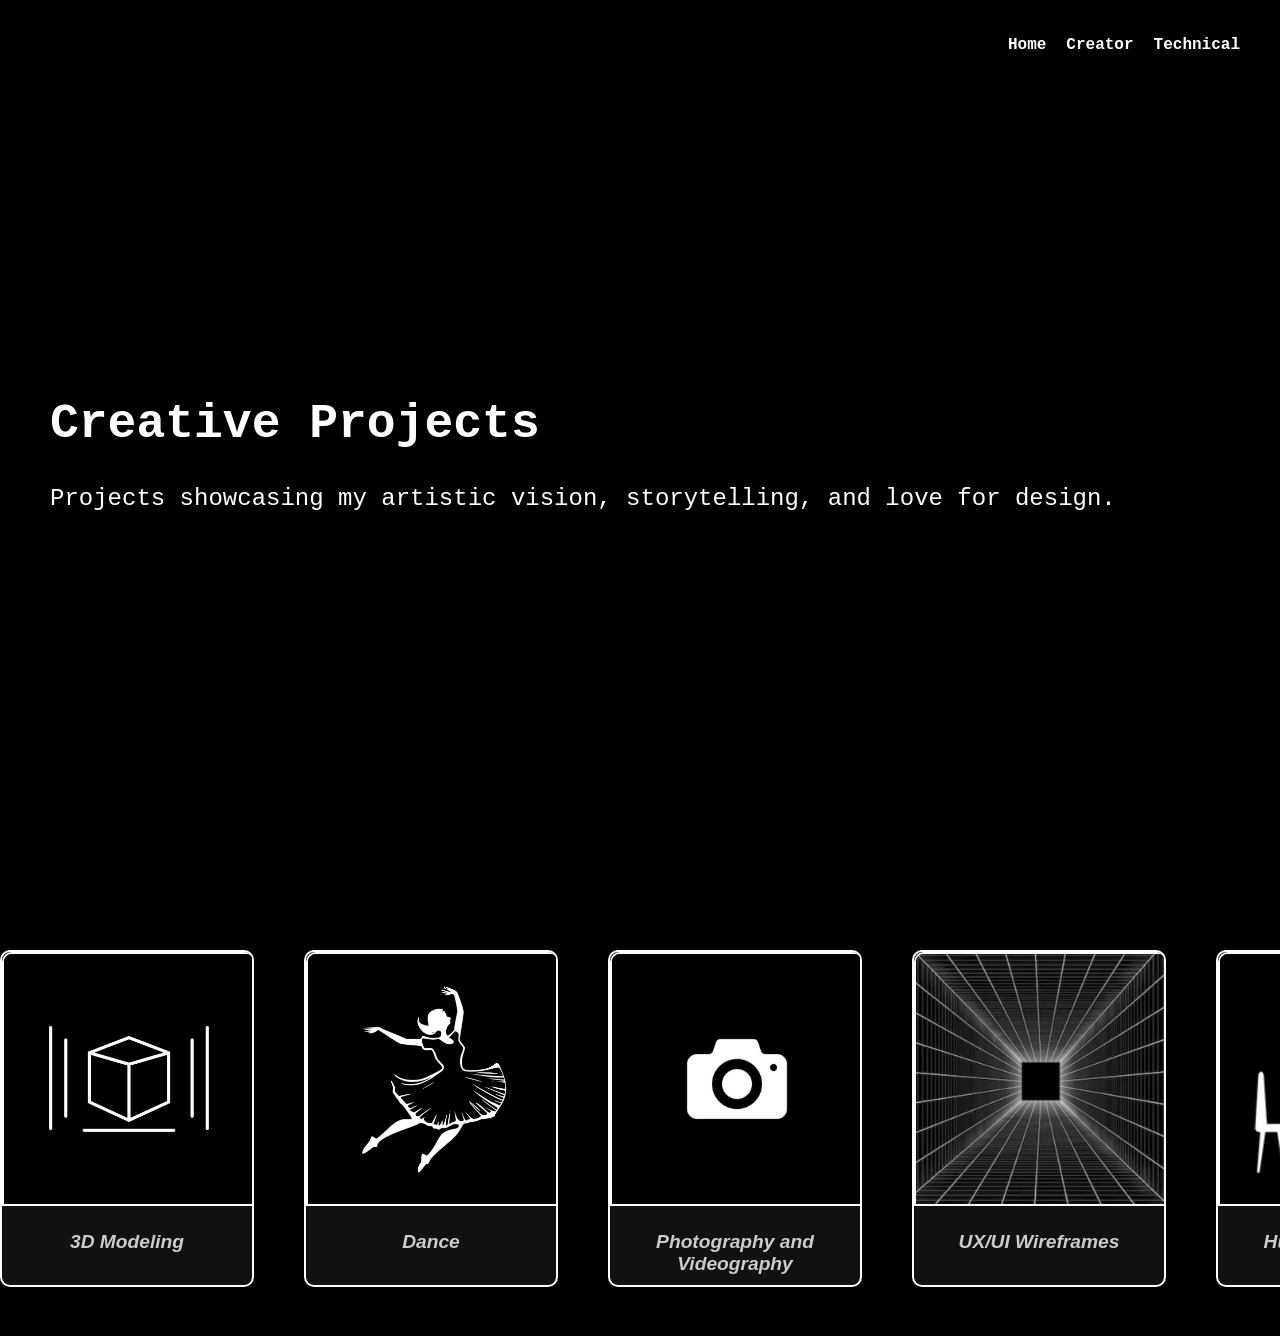
<file: creator.html>
<!DOCTYPE html>
<html lang="en">
<head>
  <meta charset="UTF-8" />
  <meta name="viewport" content="width=device-width, initial-scale=1.0"/>
  <title>Creative Projects</title>
  <link rel="stylesheet" href="technical.css" />
</head>
<body>

  <ul class="top-nav">
    <li><a href="index.html">Home</a></li>
    <li><a href="creator.html">Creator</a></li>
    <li><a href="technical.html">Technical</a></li>
  </ul>

  <div class="header">
    <h1>Creative <b>Projects</b></h1>
    <p>Projects showcasing my artistic vision, storytelling, and love for design.</p>
  </div>

  <div class="horizontal-scroll" id="scrollGallery">

    <div class="scroll-item expandable">
      <a href="3dmodel.html">
        <img src="3D model.jpg" alt="3D Modeling" />
      </a>
      <div class="caption">3D Modeling</div>
      <div class="details">
        Explored 3D forms through Womp, building virtual sculptures and product concepts. This practice sharpened my spatial awareness and design precision.
      </div>
    </div>

    <div class="scroll-item expandable">
      <a href="dance.html">
        <img src="dance.jpg" alt="Dance" />
      </a>
      <div class="caption">Dance</div>
      <div class="details">
        Choreographed and performed pieces merging contemporary movement with emotional storytelling at events like Kids Artistic Revue Nationals, SF Senior Center, and BMW Showcase.
      </div>
    </div>

    <div class="scroll-item expandable">
      <a href="photography.html">
        <img src="photo.jpg" alt="Photography and Videography" />
      </a>
      <div class="caption">Photography and Videography</div>
      <div class="details">
        Moments captured through my lens — in stills and motion.
      </div>
    </div>

    <div class="scroll-item expandable">
      <a href="wireframe.html">
        <img src="wireframe.png" alt="Wireframes" />
      </a>
      <div class="caption">UX/UI Wireframes</div>
      <div class="details">
        Designed wireframes and interactive prototypes in Figma, balancing visual aesthetics with intuitive user flows and accessibility considerations.
      </div>
    </div>

    <div class="scroll-item expandable">
      <a href="ergonomics.html">
        <img src="furniture.png" alt="Human Factors and Design" />
      </a>
      <div class="caption">Human Factors & Ergonomics</div>
      <div class="details">
        Applied ergonomic principles and anthropometric data to redesign everyday objects for usability, safety, and comfort—focusing on intuitive affordances and human-centered design.
      </div>
    </div>

  </div>

</body>
</html>
</file>
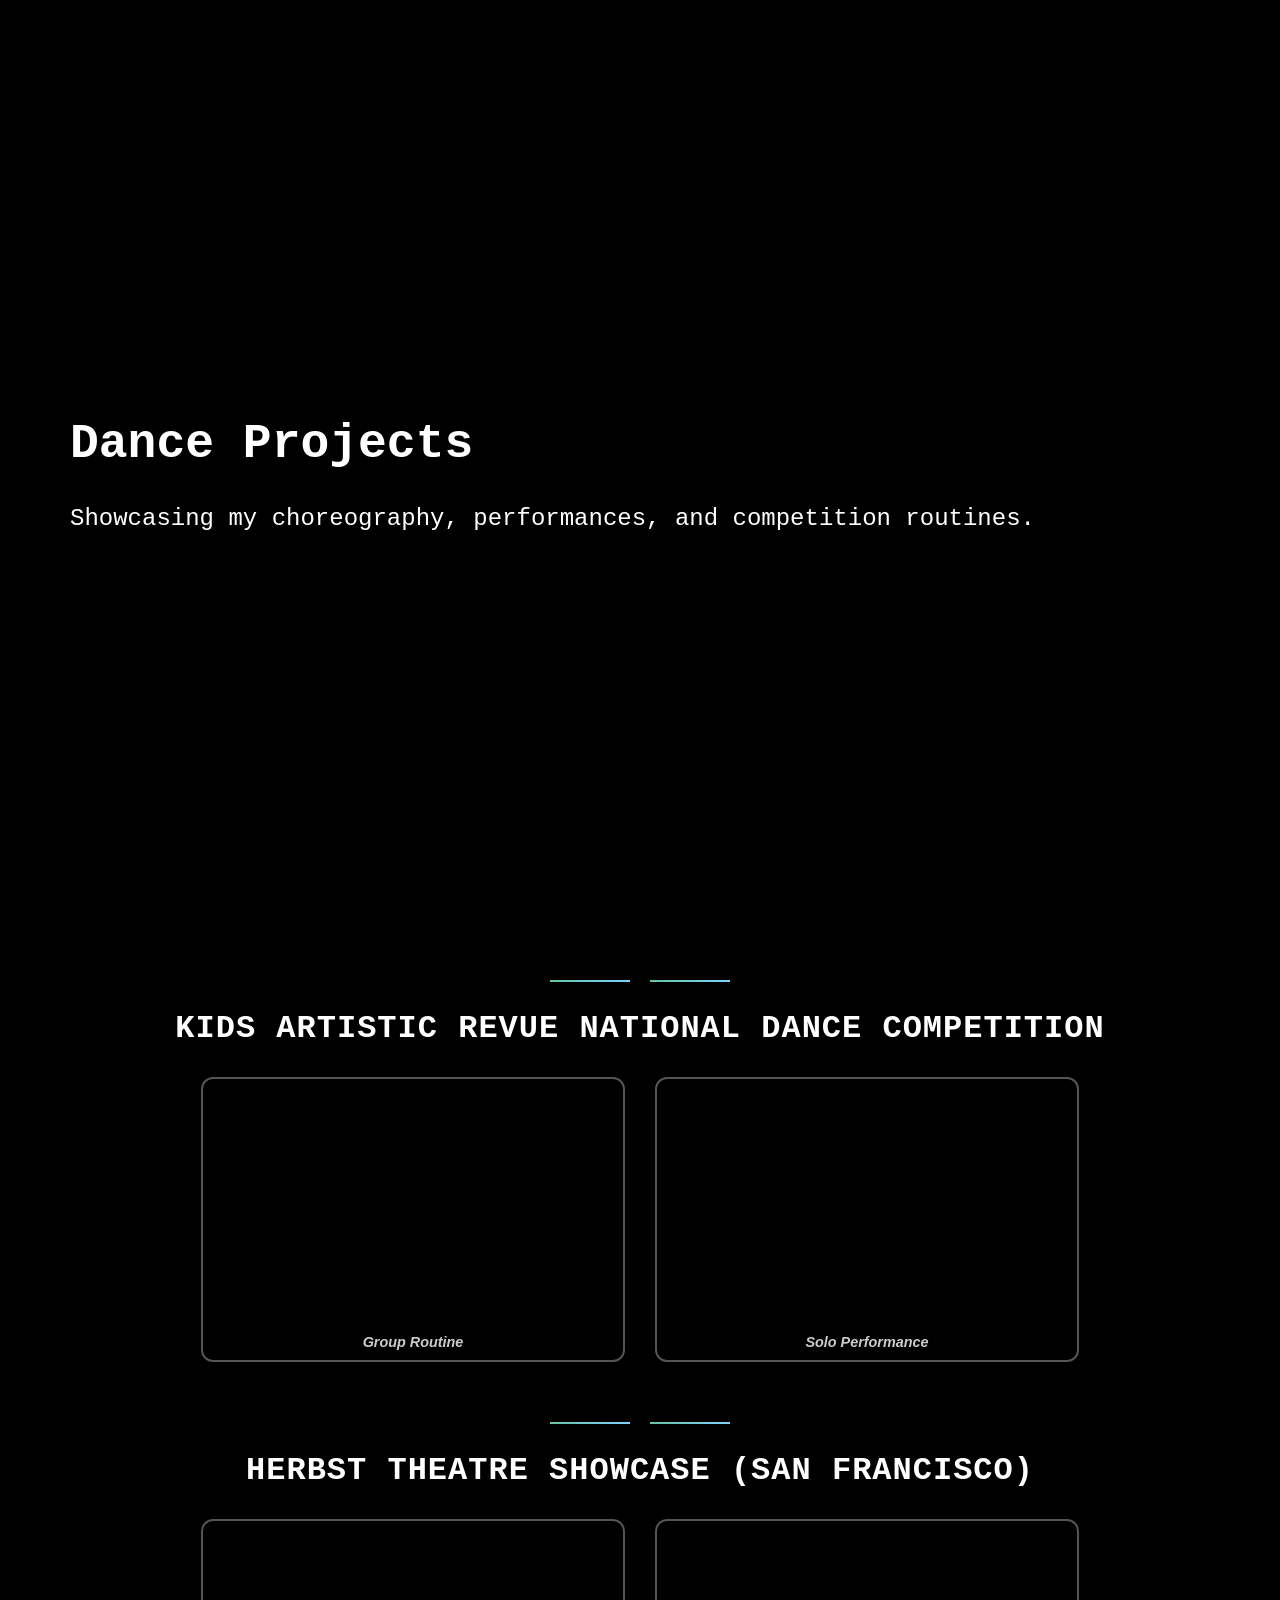
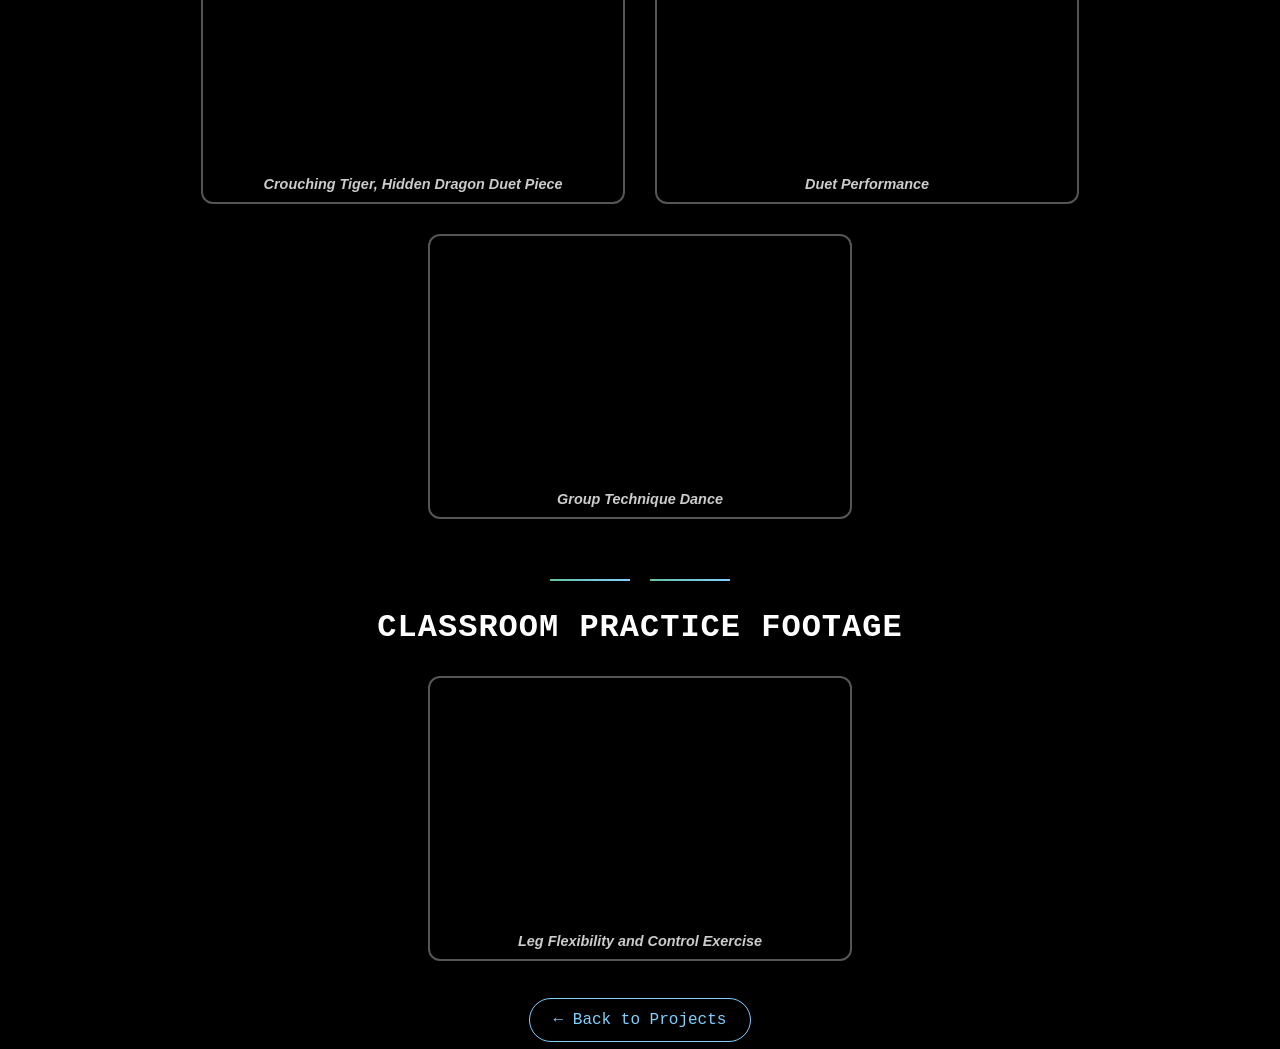
<file: dance.html>
<!DOCTYPE html>
<html lang="en">
<head>
  <meta charset="UTF-8" />
  <meta name="viewport" content="width=device-width, initial-scale=1.0"/>
  <title>Dance Projects</title>
  <link rel="stylesheet" href="technical.css" />
  <style>

  body {
    background-color: black;
    color: white;
    font-family: 'Courier New', monospace;
    padding: 20px;
  }

  .header {
    text-align: center;
    margin-bottom: 40px;
  }

  h1 {
    font-size: 2.5rem;
    margin-bottom: 10px;
  }

  .section-title {
    font-size: 2rem;
    color: #ffffff;
    margin: 60px auto 30px;
    text-align: center;
    font-weight: bold;
    letter-spacing: 1px;
    /* removed the ::after underline effect */
  }

  .video-container {
    display: flex;
    flex-wrap: wrap;
    justify-content: center;
    gap: 30px;
    margin-bottom: 40px;
  }

  .video-box {
    width: 420px;
    max-width: 90%;
    border: 2px solid #555;
    border-radius: 12px;
    overflow: hidden;
  }

  iframe, video {
    width: 100%;
    height: 235px;
  }

  .caption {
    text-align: center;
    font-size: 0.9rem;
    margin-top: 5px;
    color: #ccc;
  }

  .back-container {
    text-align: center;
    margin-top: 50px;
  }

  .back-button {
  padding: 12px 24px;
  border: 1px solid #80d0ff;
  border-radius: 30px;
  color: #80d0ff;
  text-decoration: none;
  font-size: 1rem;
  transition: background-color 0.3s, color 0.3s;
}

.back-button:hover {
  background-color: #80d0ff;
  color: black;
  cursor: pointer;
}



  </style>
</head>
<body>

  <div class="header">
    <h1>Dance Projects</h1>
    <p>Showcasing my choreography, performances, and competition routines.</p>
  </div>


  <!-- Kids Artistic Revue National Dance Competition -->
<div class="section-title">Kids Artistic Revue National Dance Competition</div>
<div class="video-container">
  <div class="video-box">
    <iframe width="560" height="315" src="https://www.youtube.com/embed/YJWKAQhKLJw?si=cpOqbN8IdB788Kwn" title="YouTube video player" frameborder="0" allow="accelerometer; autoplay; clipboard-write; encrypted-media; gyroscope; picture-in-picture; web-share" referrerpolicy="strict-origin-when-cross-origin" allowfullscreen></iframe>
    <div class="caption">Group Routine</div>
  </div>

  <div class="video-box">
    <iframe width="560" height="315" src="https://www.youtube.com/embed/ctfrm6SoHao?si=qH8xCoyu9VlzQFXl" title="YouTube video player" frameborder="0" allow="accelerometer; autoplay; clipboard-write; encrypted-media; gyroscope; picture-in-picture; web-share" referrerpolicy="strict-origin-when-cross-origin" allowfullscreen></iframe>
    <div class="caption">Solo Performance</div>
  </div>
</div>

  <!-- YouTube Videos -->
  <div class="section-title">Herbst Theatre Showcase (San Francisco)</div>
  <div class="video-container">
    <div class="video-box">
        <iframe width="560" height="315" src="https://www.youtube.com/embed/E-Hcyjlb060?si=6Zm2Y3wGVs51BBmV" title="YouTube video player" frameborder="0" allow="accelerometer; autoplay; clipboard-write; encrypted-media; gyroscope; picture-in-picture; web-share" referrerpolicy="strict-origin-when-cross-origin" allowfullscreen></iframe>
      <div class="caption">Crouching Tiger, Hidden Dragon Duet Piece</div>
    </div>

    <div class="video-box">
        <iframe width="560" height="315" src="https://www.youtube.com/embed/A0bryZ3baz4?si=6N7AKe9ucIZ9sr5B" title="YouTube video player" frameborder="0" allow="accelerometer; autoplay; clipboard-write; encrypted-media; gyroscope; picture-in-picture; web-share" referrerpolicy="strict-origin-when-cross-origin" allowfullscreen></iframe>
      <div class="caption">Duet Performance</div>
    </div>

    <div class="video-box">
        <iframe width="560" height="315" src="https://www.youtube.com/embed/X5FmxJUe1Pg?si=9YmCN5Es0hnd6O8-&amp;start=70" title="YouTube video player" frameborder="0" allow="accelerometer; autoplay; clipboard-write; encrypted-media; gyroscope; picture-in-picture; web-share" referrerpolicy="strict-origin-when-cross-origin" allowfullscreen></iframe>
      <div class="caption">Group Technique Dance</div>
    </div>
  </div>

  

<!-- Classroom Practice Footage -->
<div class="section-title">Classroom Practice Footage</div>
<div class="video-container">
  <div class="video-box">
    <iframe width="560" height="315" src="https://www.youtube.com/embed/-TS6kYZAP0E?si=6BBfW3TRv2ZOQ0e_" title="YouTube video player" frameborder="0" allow="accelerometer; autoplay; clipboard-write; encrypted-media; gyroscope; picture-in-picture; web-share" referrerpolicy="strict-origin-when-cross-origin" allowfullscreen></iframe>
    <div class="caption">Leg Flexibility and Control Exercise</div>
  </div>
</div>

<div class="back-container">
  <a href="creator.html" class="back-button">← Back to Projects</a>
</div>
</file>
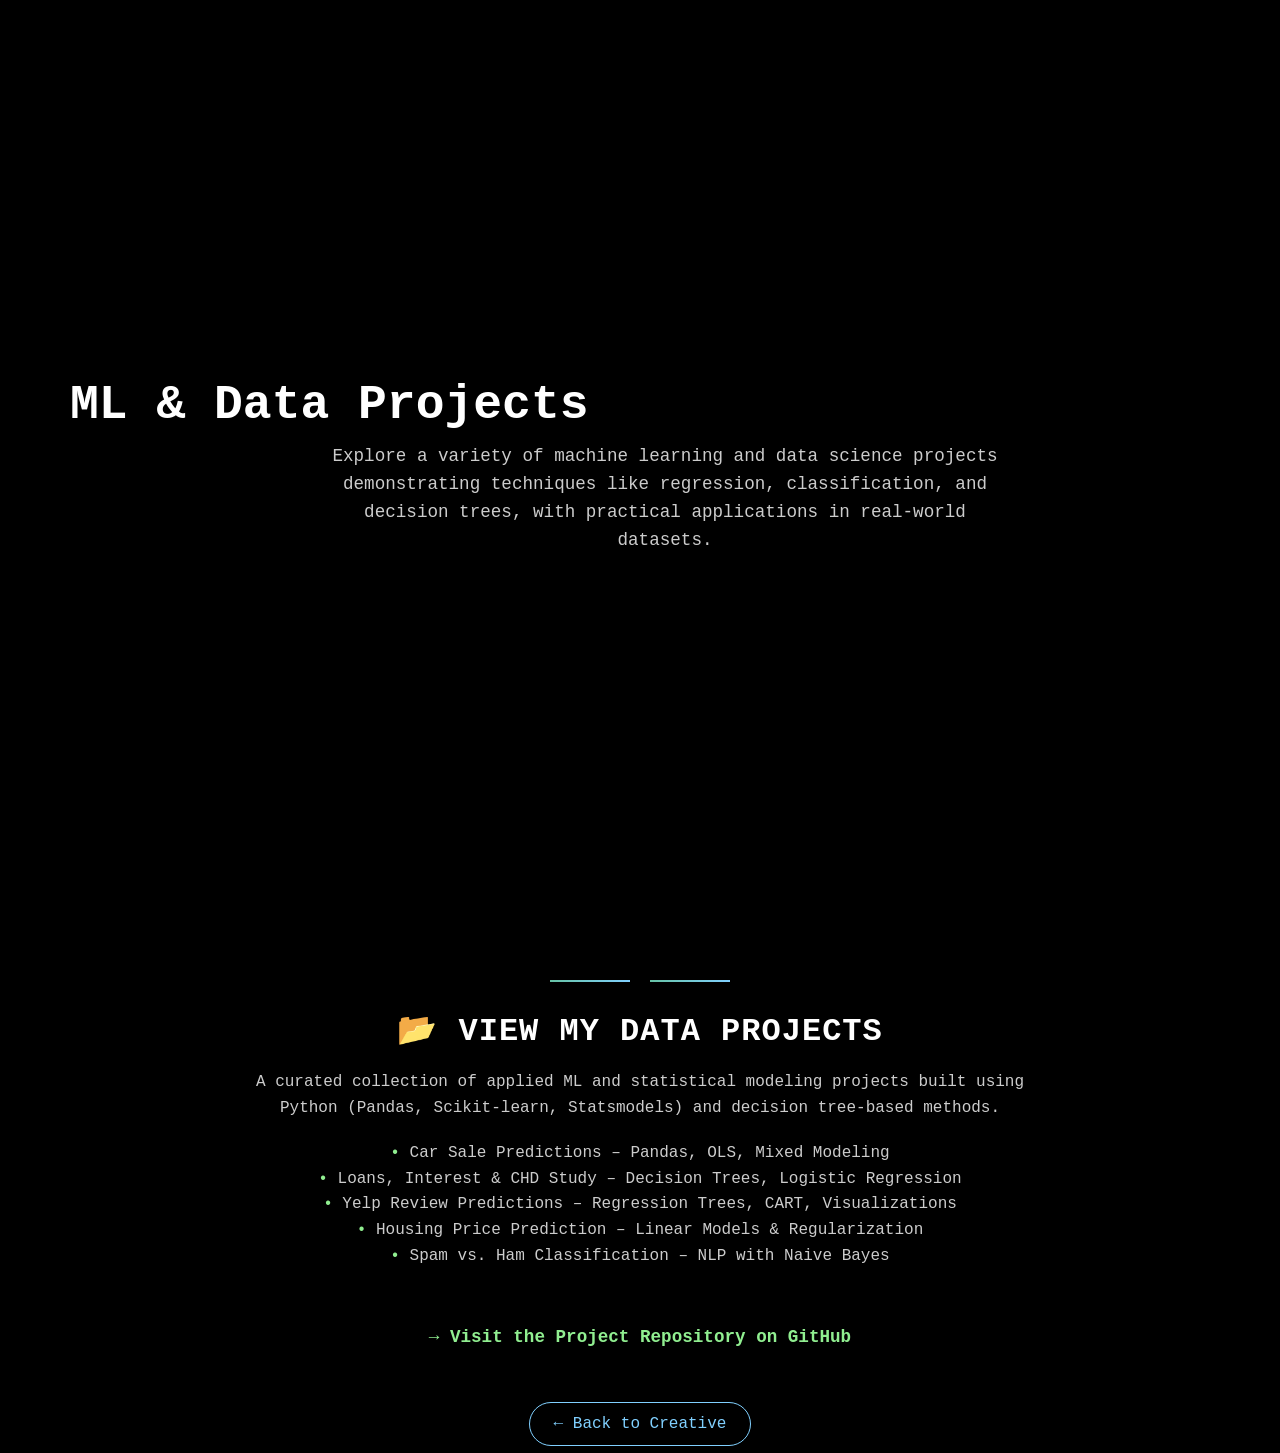
<file: data.html>
<!DOCTYPE html>
<html lang="en">
<head>
  <meta charset="UTF-8" />
  <meta name="viewport" content="width=device-width, initial-scale=1.0"/>
  <title>ML & Data Projects</title>
  <link rel="stylesheet" href="technical.css" />
  <style>
    body {
      background-color: black;
      color: white;
      font-family: 'Courier New', monospace;
      padding: 20px;
    }

    .header {
      text-align: center;
      margin-bottom: 40px;
    }

    h1 {
      font-size: 2.5rem;
      margin-bottom: 10px;
    }

    .header p {
      font-size: 1.1rem;
      max-width: 700px;
      margin: 0 auto 40px;
      color: #ccc;
      line-height: 1.6;
    }

    .section-title {
      font-size: 2rem;
      color: #ffffff;
      margin: 60px auto 20px;
      text-align: center;
      font-weight: bold;
      letter-spacing: 1px;
    }

    .description, .project-list {
      text-align: center;
      color: #ccc;
      font-size: 1rem;
      line-height: 1.6;
      max-width: 800px;
      margin: 0 auto 20px;
    }

    .project-list ul {
      list-style-type: none;
      padding: 0;
    }

    .project-list li::before {
      content: "• ";
      color: #90ee90;
    }

    .github-link {
      display: block;
      text-align: center;
      margin-top: 30px;
      font-size: 1.1rem;
      font-weight: bold;
      color: #90ee90;
      text-decoration: underline;
    }

    .github-link:hover {
      color: white;
    }

    .back-container {
      text-align: center;
      margin-top: 60px;
    }

        .back-button {
    padding: 12px 24px;
    border: 1px solid #80d0ff;
    border-radius: 30px;
    color: #80d0ff;
    text-decoration: none;
    font-size: 1rem;
    transition: background-color 0.3s, color 0.3s;
    }

    .back-button:hover {
    background-color: #80d0ff;
    color: black;
    cursor: pointer;
    }

    .github-link {
    display: inline-block;
    text-align: center;
    margin-top: 30px;
    font-size: 1.1rem;
    font-weight: bold;
    color: #90ee90;
    text-decoration: none; /* Remove underline */
    padding: 6px 14px;
    border-radius: 12px;
    border: 2px solid transparent;
    transition: background-color 0.3s, color 0.3s, border-color 0.3s;
    cursor: pointer;
    }

    .github-link:hover {
    background-color: #90ee90;
    color: black;
    border-color: #90ee90;
    }

  </style>
</head>
<body>

  <div class="header">
    <h1>ML & Data Projects</h1>
    <p>
      Explore a variety of machine learning and data science projects demonstrating techniques like regression, classification, and decision trees, with practical applications in real-world datasets.
    </p>
  </div>

  <div class="section-title">📂 View My Data Projects</div>

  <div class="description">
    A curated collection of applied ML and statistical modeling projects built using Python (Pandas, Scikit-learn, Statsmodels) and decision tree-based methods.
  </div>

  <div class="project-list">
    <ul>
      <li>Car Sale Predictions – Pandas, OLS, Mixed Modeling</li>
      <li>Loans, Interest & CHD Study – Decision Trees, Logistic Regression</li>
      <li>Yelp Review Predictions – Regression Trees, CART, Visualizations</li>
      <li>Housing Price Prediction – Linear Models & Regularization</li>
      <li>Spam vs. Ham Classification – NLP with Naive Bayes</li>
    </ul>
  </div>

  <a href="https://github.com/joyifcc/Machine_Learning_Modeling.git" target="_blank" class="github-link">
    → Visit the Project Repository on GitHub
  </a>

  <div class="back-container">
    <a href="technical.html" class="back-button">← Back to Creative</a>
  </div>

</body>
</html>
</file>
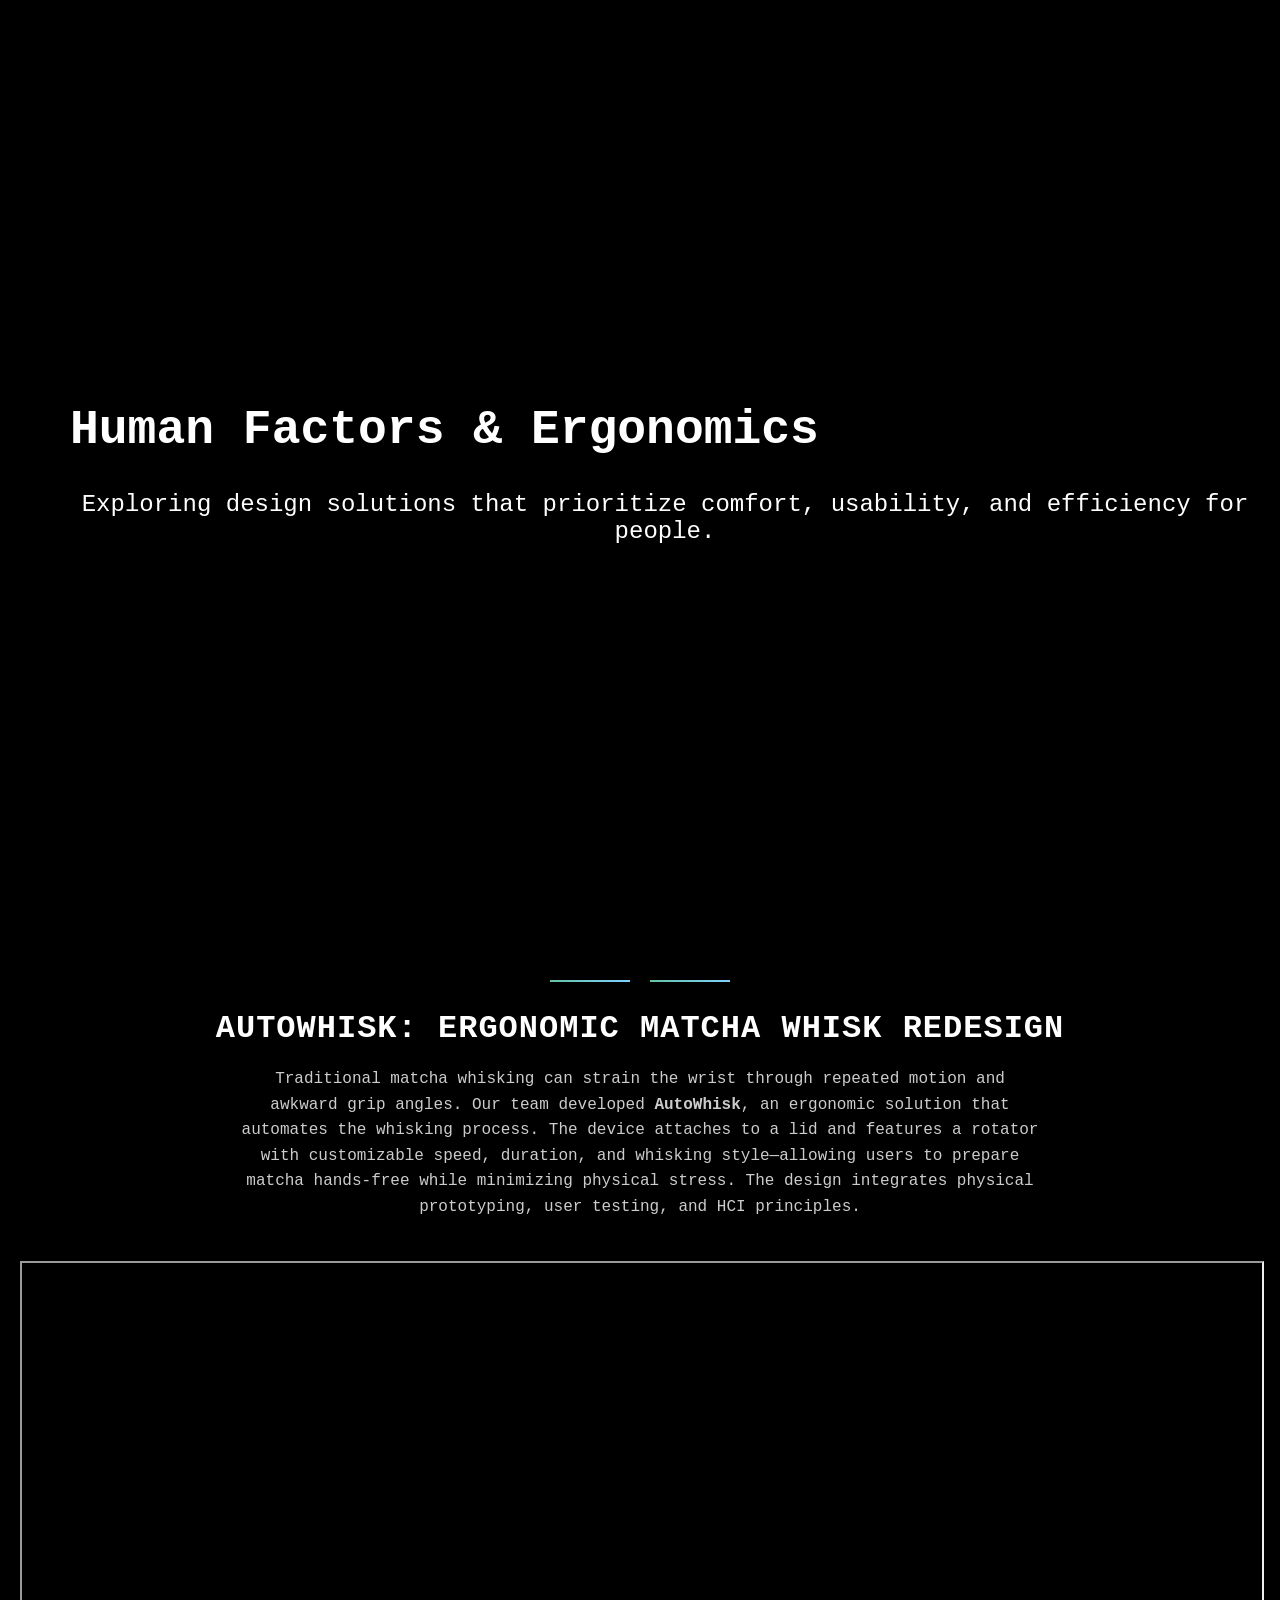
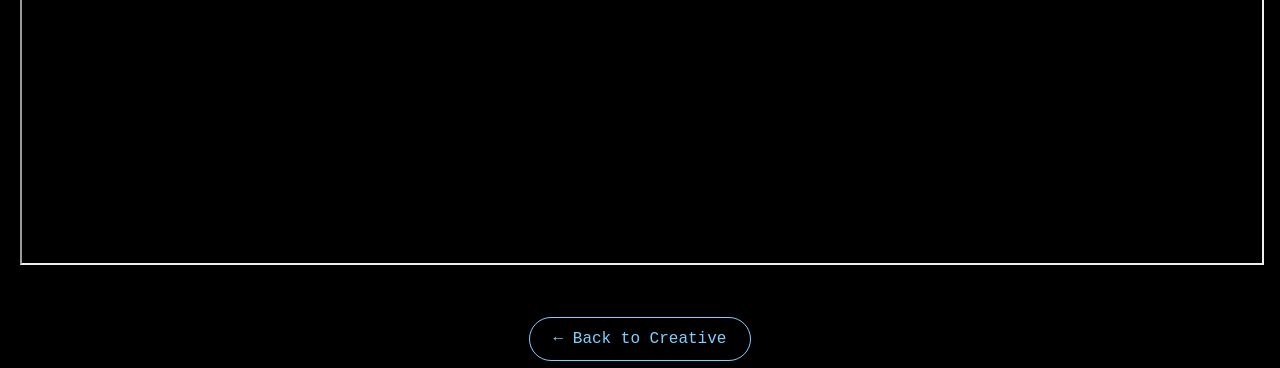
<file: ergonomics.html>
<!DOCTYPE html>
<html lang="en">
<head>
  <meta charset="UTF-8" />
  <meta name="viewport" content="width=device-width, initial-scale=1.0"/>
  <title>Human Factors & Ergonomics</title>
  <link rel="stylesheet" href="technical.css" />
  <style>
    body {
      background-color: black;
      color: white;
      font-family: 'Courier New', monospace;
      padding: 20px;
    }

    .header {
      text-align: center;
      margin-bottom: 40px;
    }

    h1 {
      font-size: 2.5rem;
      margin-bottom: 10px;
    }

    .section-title {
      font-size: 2rem;
      color: #ffffff;
      margin: 60px auto 20px;
      text-align: center;
      font-weight: bold;
      letter-spacing: 1px;
    }

    .description {
      text-align: center;
      color: #ccc;
      font-size: 1rem;
      line-height: 1.6;
      max-width: 800px;
      margin: 0 auto 40px;
    }

    .pdf-container {
      display: flex;
      justify-content: center;
      margin-bottom: 50px;
    }

    .pdf-box {
      max-width: 800px;
      width: 100%;
      border: 2px solid #555;
      border-radius: 12px;
      overflow: hidden;
      background-color: #111;
    }

    embed {
      width: 100%;
      height: 500px;
      border: none;
      display: block;
    }

    .back-container {
      text-align: center;
      margin-top: 60px;
    }

    .back-button {
      padding: 12px 24px;
      border: 1px solid #80d0ff;
      border-radius: 30px;
      color: #80d0ff;
      text-decoration: none;
      font-size: 1rem;
      transition: background-color 0.3s, color 0.3s;
    }

    .back-button:hover {
      background-color: #80d0ff;
      color: black;
      cursor: pointer;
    }
  </style>
</head>
<body>

  <div class="header">
    <h1>Human Factors & Ergonomics</h1>
    <p>Exploring design solutions that prioritize comfort, usability, and efficiency for people.</p>
  </div>

  <div class="section-title">AutoWhisk: Ergonomic Matcha Whisk Redesign</div>
  <div class="description">
    Traditional matcha whisking can strain the wrist through repeated motion and awkward grip angles. Our team developed <strong>AutoWhisk</strong>, an ergonomic solution that automates the whisking process.
    The device attaches to a lid and features a rotator with customizable speed, duration, and whisking style—allowing users to prepare matcha hands-free while minimizing physical stress. The design integrates physical prototyping, user testing, and HCI principles.
  </div>

  <iframe src="https://drive.google.com/file/d/1_0Jcfrup9bGo_Th-Psmn_dleAC24_8tf/preview" width="100%" height="600" allow="autoplay"></iframe>

  <div class="back-container">
    <a href="creator.html" class="back-button">← Back to Creative</a>
  </div>

</body>
</html>
</file>
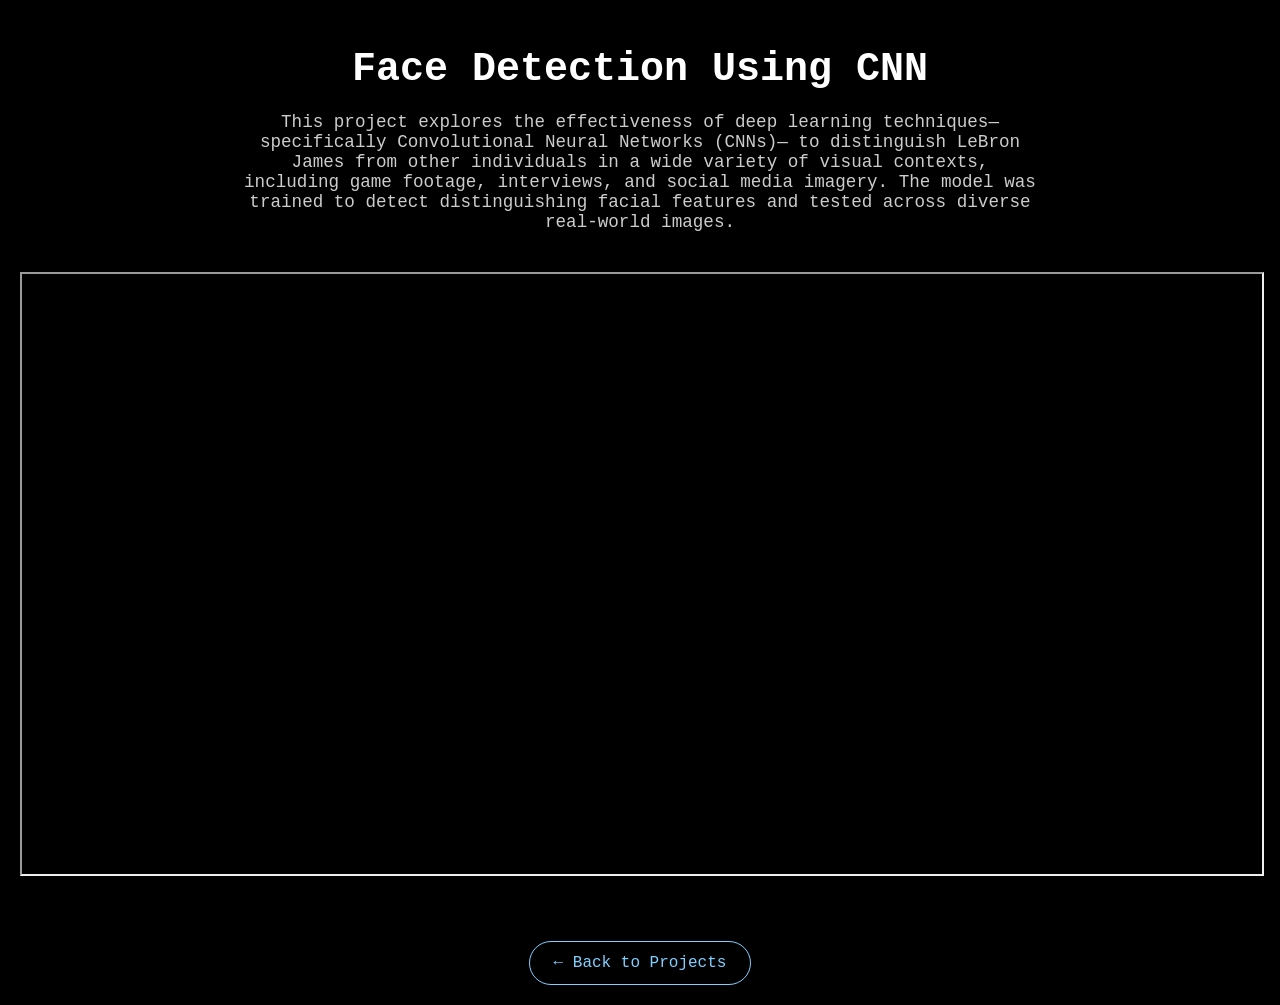
<file: facedetection.html>
<!DOCTYPE html>
<html lang="en">
<head>
  <meta charset="UTF-8" />
  <meta name="viewport" content="width=device-width, initial-scale=1.0"/>
  <title>Face Detection Using CNN</title>
  <style>
    body {
      background-color: black;
      color: white;
      font-family: 'Courier New', monospace;
      margin: 0;
      padding: 20px;
    }

    h1 {
      text-align: center;
      font-size: 2.5rem;
      margin-bottom: 20px;
    }

    .description {
      text-align: center;
      font-size: 1.1rem;
      color: #ccc;
      margin-bottom: 40px;
      max-width: 800px;
      margin-left: auto;
      margin-right: auto;
    }

    .pdf-container {
      width: 100%;
      max-width: 900px;
      height: 650px;
      border: 2px solid white;
      border-radius: 10px;
      overflow: hidden;
      margin: 0 auto 40px auto;
    }

    embed {
      width: 100%;
      height: 100%;
      border: none;
      display: block;
    }

    .back-container {
      display: flex;
      justify-content: center;
      margin-top: 60px;
    }

    .back-button {
      padding: 12px 24px;
      border: 1px solid #80d0ff;
      border-radius: 30px;
      color: #80d0ff;
      text-decoration: none;
      font-size: 1rem;
      transition: background-color 0.3s, color 0.3s;
    }

    .back-button:hover {
      background-color: #80d0ff;
      color: black;
      cursor: pointer;
    }
  </style>
</head>
<body>
  <h1>Face Detection Using CNN</h1>

  <p class="description">
    This project explores the effectiveness of deep learning techniques—specifically Convolutional Neural Networks (CNNs)—
    to distinguish LeBron James from other individuals in a wide variety of visual contexts, including game footage,
    interviews, and social media imagery. The model was trained to detect distinguishing facial features and tested
    across diverse real-world images.
  </p>

  
    <iframe src="https://drive.google.com/file/d/1_GwlnRdGQp5v6djXKFyLL3yNxEIEb4TV/preview" width="100%" height="600" allow="autoplay"></iframe>


  <div class="back-container">
    <a href="technical.html" class="back-button">← Back to Projects</a>
  </div>
</body>
</html>
</file>
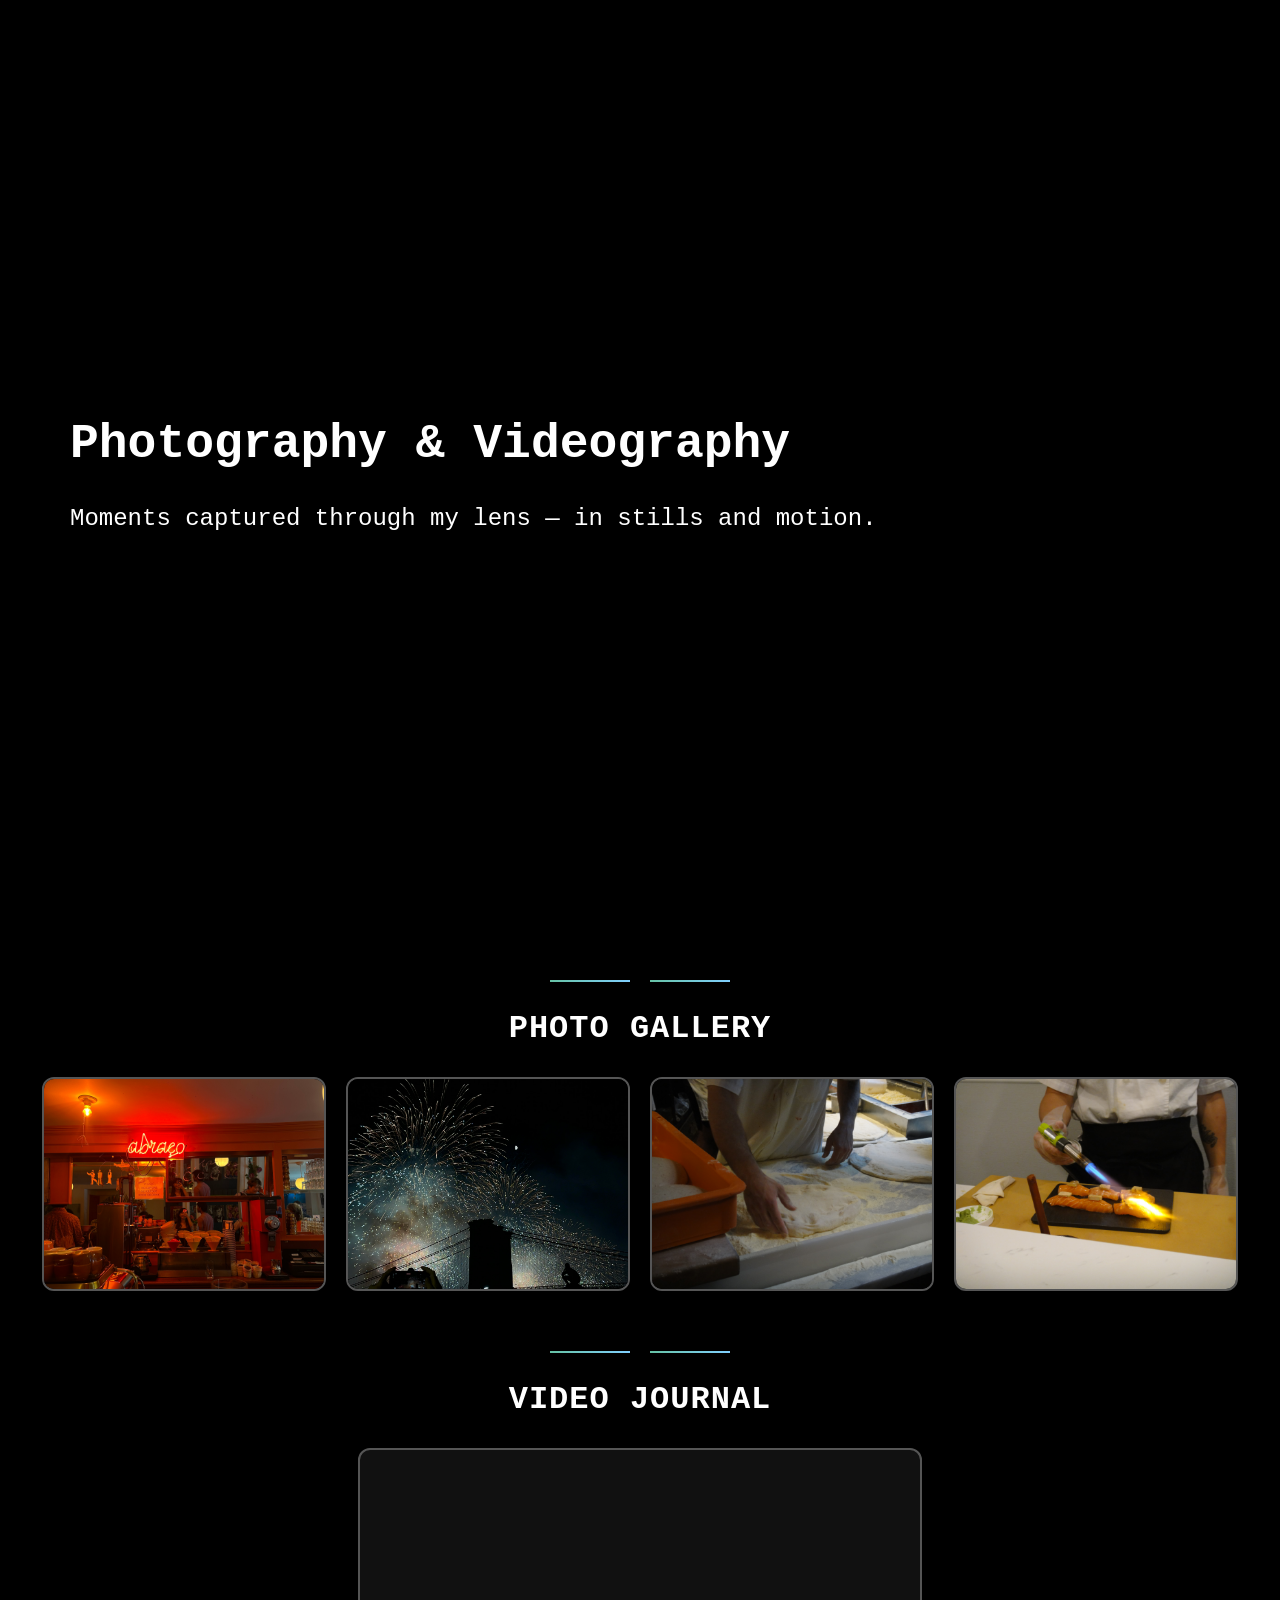
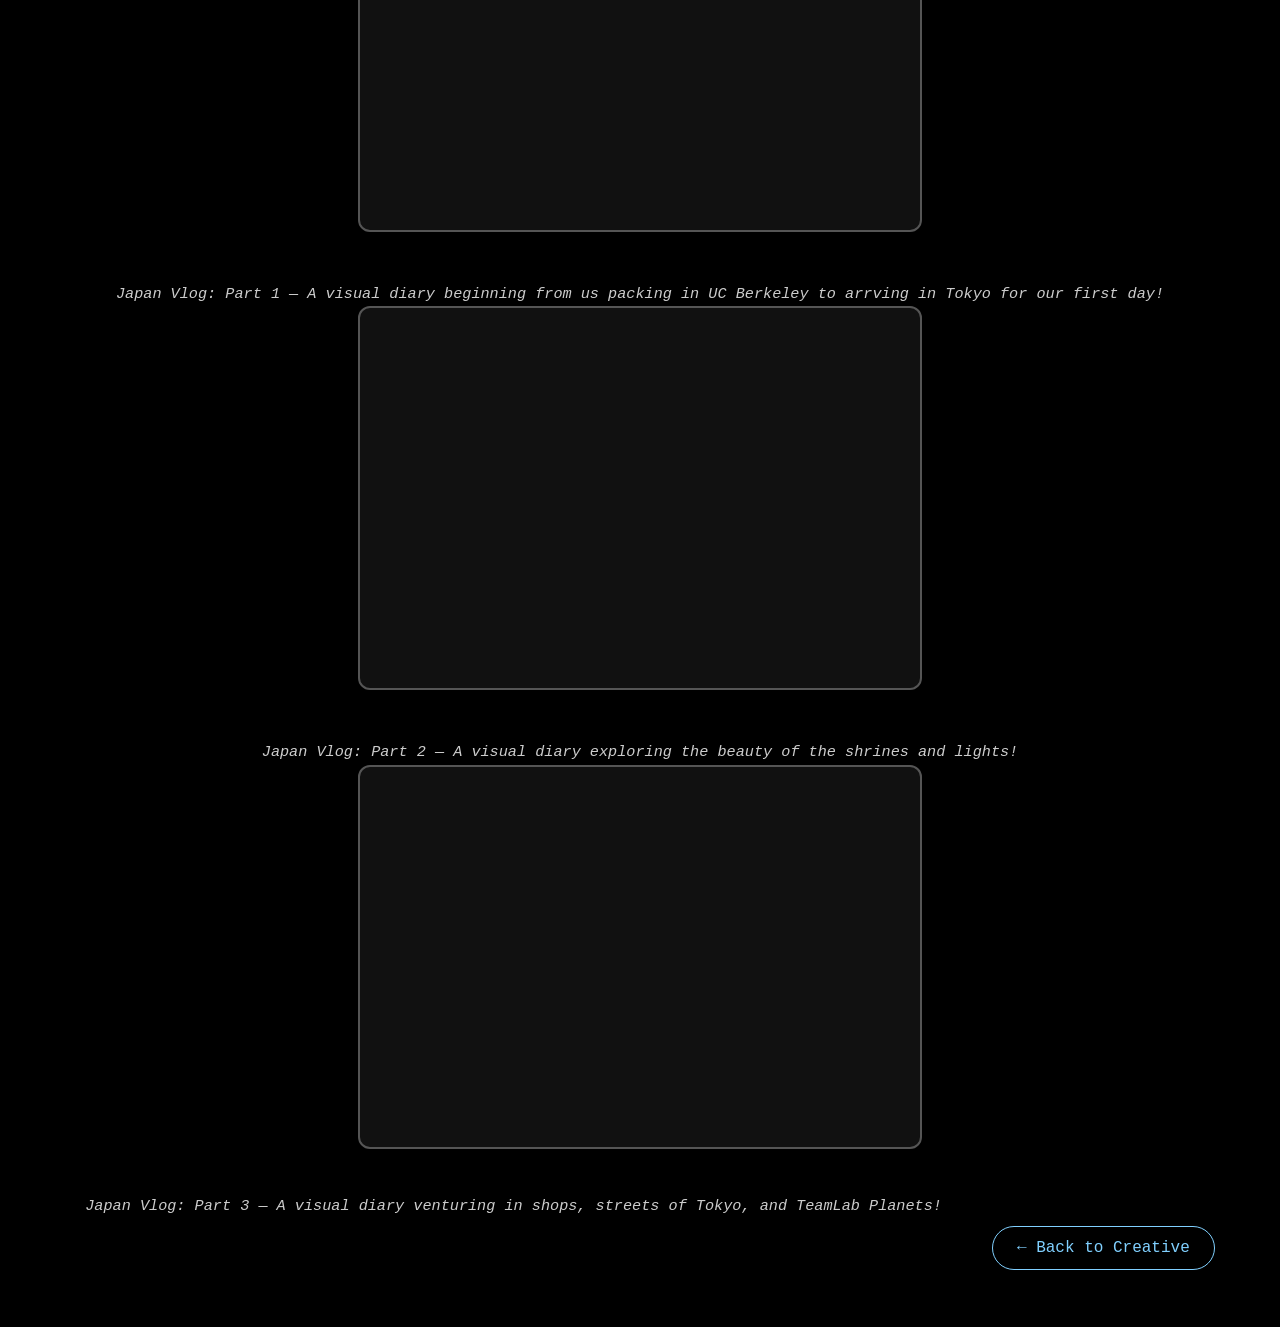
<file: photography.html>
<!DOCTYPE html>
<html lang="en">
<head>
  <meta charset="UTF-8" />
  <meta name="viewport" content="width=device-width, initial-scale=1.0"/>
  <title>Photography & Videography</title>
  <link rel="stylesheet" href="technical.css" />
  <style>
    body {
      background-color: black;
      color: white;
      font-family: 'Courier New', monospace;
      padding: 20px;
    }

    .header {
      text-align: center;
      margin-bottom: 40px;
    }

    h1 {
      font-size: 2.5rem;
      margin-bottom: 10px;
    }

    .section-title {
      font-size: 2rem;
      color: #ffffff;
      margin: 60px auto 30px;
      text-align: center;
      font-weight: bold;
      letter-spacing: 1px;
    }

    .photo-grid {
    display: flex;
    flex-wrap: wrap;
    justify-content: center;
    gap: 20px;
    margin-bottom: 60px;
    }

        .photo-item {
      position: relative;
      width: 280px;
      height: 210px; /* 4:3 aspect ratio (280 x 210) */
      border-radius: 12px;
      overflow: hidden;
      border: 2px solid #555;
      background-color: #000;
    }

    .photo-item img {
      width: 100%;
      height: 100%;
      object-fit: cover;
      object-position: center;
      display: block;
      transition: transform 0.3s ease;
    }

    .photo-item:hover img {
    transform: scale(1.05);
    }

    .overlay {
    position: absolute;
    bottom: 0;
    background: rgba(0, 0, 0, 0.75);
    color: white;
    width: 100%;
    text-align: center;
    font-size: 0.95rem;
    padding: 10px 0;
    opacity: 0;
    transition: opacity 0.3s ease;
    }

    .photo-item:hover .overlay {
    opacity: 1;
    }


    .video-container {
    display: flex;
    justify-content: center;
    flex-wrap: wrap;
    gap: 30px;
    margin-bottom: 50px;
    }

    .video-box {
    width: 100%;
    max-width: 560px;
    border: 2px solid #555;
    border-radius: 12px;
    overflow: hidden;
    background-color: #111;
    padding-bottom: 15px;
    }

    .video-box iframe {
    width: 100%;
    height: 360px;
    border: none;
    }

    .video-caption {
    font-size: 0.95rem;
    color: #ccc;
    text-align: center;
    font-style: italic;
    margin-top: 15px;
    padding: 0 20px;
    line-height: 1.6;
    }


    .back-container {
      text-align: center;
      margin-top: 60px;
    }

    .back-button {
      padding: 12px 24px;
      border: 1px solid #80d0ff;
      border-radius: 30px;
      color: #80d0ff;
      text-decoration: none;
      font-size: 1rem;
      transition: background-color 0.3s, color 0.3s;
    }

    .back-button:hover {
      background-color: #80d0ff;
      color: black;
      cursor: pointer;
    }
  </style>
</head>
<body>

  <div class="header">
    <h1>Photography & Videography</h1>
    <p>Moments captured through my lens — in stills and motion.</p>
  </div>

  <!-- PHOTO SECTION -->
<div class="section-title">Photo Gallery</div>
<div class="photo-grid">
  <div class="photo-item">
    <img src="pic1.jpg" alt="Photo 1" />
    <div class="overlay">Abraeo Cafe, NYC</div>
  </div>
  <div class="photo-item">
    <img src="pic2.jpg" alt="Photo 2" />
    <div class="overlay">Brooklyn Bridge July 4th, NYC</div>
  </div>
  <div class="photo-item">
    <img src="pic3.JPG" alt="Photo 3" />
    <div class="overlay">L'industrie Pizza West Village, NYC</div>
  </div>
  <div class="photo-item">
    <img src="pic4.JPG" alt="Photo 4" />
    <div class="overlay">Shinzo Omakase LSE, NYC</div>
  </div>
  <!-- Add more as needed -->
</div>


  <!-- VIDEO SECTION -->
  <div class="section-title">Video Journal</div>
  <div class="video-container">
    <div class="video-box">
        <iframe width="560" height="315" src="https://www.youtube.com/embed/sMrgbf80_20?si=UeD0I_6b6AfyCSN9" title="YouTube video player" frameborder="0" allow="accelerometer; autoplay; clipboard-write; encrypted-media; gyroscope; picture-in-picture; web-share" referrerpolicy="strict-origin-when-cross-origin" allowfullscreen></iframe>
    </div>
  </div>
  <div class="video-caption">
    Japan Vlog: Part 1 — A visual diary beginning from us packing in UC Berkeley to arrving in Tokyo for our first day!
  </div>

  <div class="video-container">
    <div class="video-box">
      <iframe width="560" height="315" src="https://www.youtube.com/embed/w5x85HicsYw?si=q_2j0_Dk2FhNMXaf" title="YouTube video player" frameborder="0" allow="accelerometer; autoplay; clipboard-write; encrypted-media; gyroscope; picture-in-picture; web-share" referrerpolicy="strict-origin-when-cross-origin" allowfullscreen></iframe>
    </div>
  </div>
  <div class="video-caption">
    Japan Vlog: Part 2 — A visual diary exploring the beauty of the shrines and lights!
  </div>

  <div class="video-container">
    <div class="video-box">
      <iframe width="560" height="315" src="https://www.youtube.com/embed/yQcHt6-r6uc?si=o0Pq_xkjyv62_neb" title="YouTube video player" frameborder="0" allow="accelerometer; autoplay; clipboard-write; encrypted-media; gyroscope; picture-in-picture; web-share" referrerpolicy="strict-origin-when-cross-origin" allowfullscreen></iframe>
  </div>
  <div class="video-caption">
    Japan Vlog: Part 3 — A visual diary venturing in shops, streets of Tokyo, and TeamLab Planets!
  </div>


  <!-- BACK BUTTON -->
  <div class="back-container">
    <a href="creator.html" class="back-button">← Back to Creative</a>
  </div>

</body>
</html>
</file>
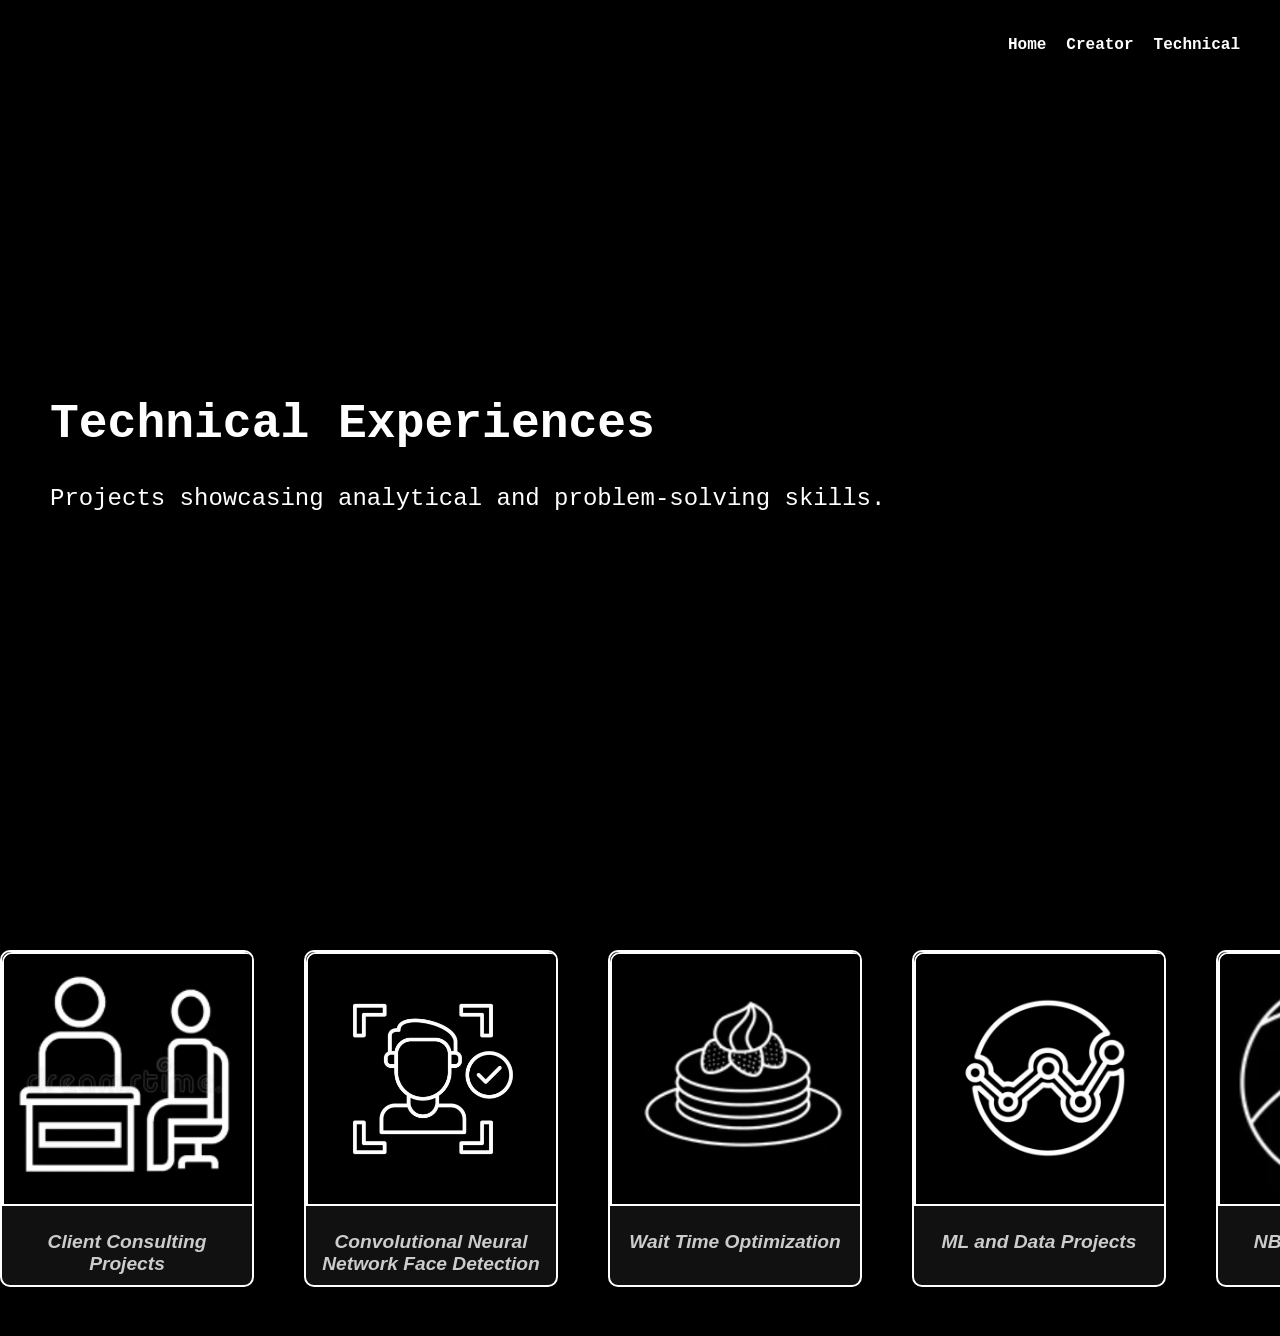
<file: technical.html>
<!DOCTYPE html>
<html lang="en">
<head>
    <meta charset="UTF-8">
    <meta name="viewport" content="width=device-width, initial-scale=1.0">
    <title>Technical Experiences</title>
    <link rel="stylesheet" href="technical.css">
</head>
<body>

    <ul class="top-nav">
        <li><a href="index.html">Home</a></li>
        <li><a href="creator.html">Creator</a></li>
        <li><a href="technical.html">Technical</a></li>
    </ul>

    <div class="header">
        <h1>Technical <b>Experiences</b></h1>
        <p>Projects showcasing analytical and problem-solving skills.</p>
    </div>

    <div class="horizontal-scroll" id="scrollGallery">

        <div class="scroll-item expandable">
          <a href="consulting.html">
            <img src="consulting.png" alt="Client Consulting Projects" />
          </a>
          <div class="caption">Client Consulting Projects</div>
          <div class="details">
            Worked on various client projects as a Consultant and/or Project Manager, including for companies
            like Product (RED), Dropbox, Baidu, etc. Scope of work varied from Generative AI integration, 
            to product development and much more.
          </div>
        </div>

        <div class="scroll-item expandable">
            <a href="facedetection.html">
              <img src="facedetection.jpg" alt="Deep Learning Face Detection" />
            </a>
            <div class="caption">Convolutional Neural Network Face Detection</div>
            <div class="details">
              This project aims to explore the effectiveness of deep learning techniques
              , specifically Convolutional Neural Networks (CNNs), 
              to distinguish LeBron James from other individuals in a wide variety of 
              visual contexts, including game footage, interviews, and social media imagery.
            </div>
          </div>
      
          <div class="scroll-item expandable">
            <a href="yogurt.html">
              <img src="yogurt.png" alt="Wait Time Optimization" />
            </a>
            <div class="caption">Wait Time Optimization</div>
            <div class="details">
              The goal of this project is to analyze Yogurt Park's queuing and 
              service system using simulation techniques to identify opportunities 
              for optimization, such as improving staffing, managing queues, and 
              understanding customer general behavior.
            </div>
          </div>

          <div class="scroll-item expandable">
            <a href="data.html">
              <img src="data.png" alt="Housing Price Regression" />
            </a>
            <div class="caption">ML and Data Projects</div>
            <div class="details">
              Explore a variety of machine learning and data science projects 
              demonstrating techniques like regression, classification, and decision trees, 
              with practical applications in real-world datasets.
            </div>
          </div>
      
          <div class="scroll-item expandable">
            <a href="basketball.html">
              <img src="basketball.png" alt="NBA Sports Betting Predictor" />
            </a>
            <div class="caption">NBA Sports Betting Predictor</div>
            <div class="details">
              Developed a predictive model to forecast NBA game outcomes based 
              on each team’s most recent performance metrics. Focused on short-term
               predictions to capture immediate trends while minimizing complexity. 
               Tested multiple models—Logistic Regression, Random Forest, and 
               Gradient Boosting—with Gradient Boosting achieving the highest accuracy 
               at 55.96%.
            </div>
          </div>

          <div class="scroll-item expandable">
            <a href="videogame.html">
              <img src="videogame.jpg" alt="Java Video Game Universe" />
            </a>
            <div class="caption">Java Video Game Universe</div>
            <div class="details">
              Built a tile-based adventure game with randomly generated rooms, 
              real-time avatar control, and save/load functionality. Features 
              include dynamic HUD, vision toggle, and bilingual support (English/Spanish),
               highlighting algorithmic design and OOP in Java.
            </div>
          </div>
      
        </div>

</body>
</html>
</file>
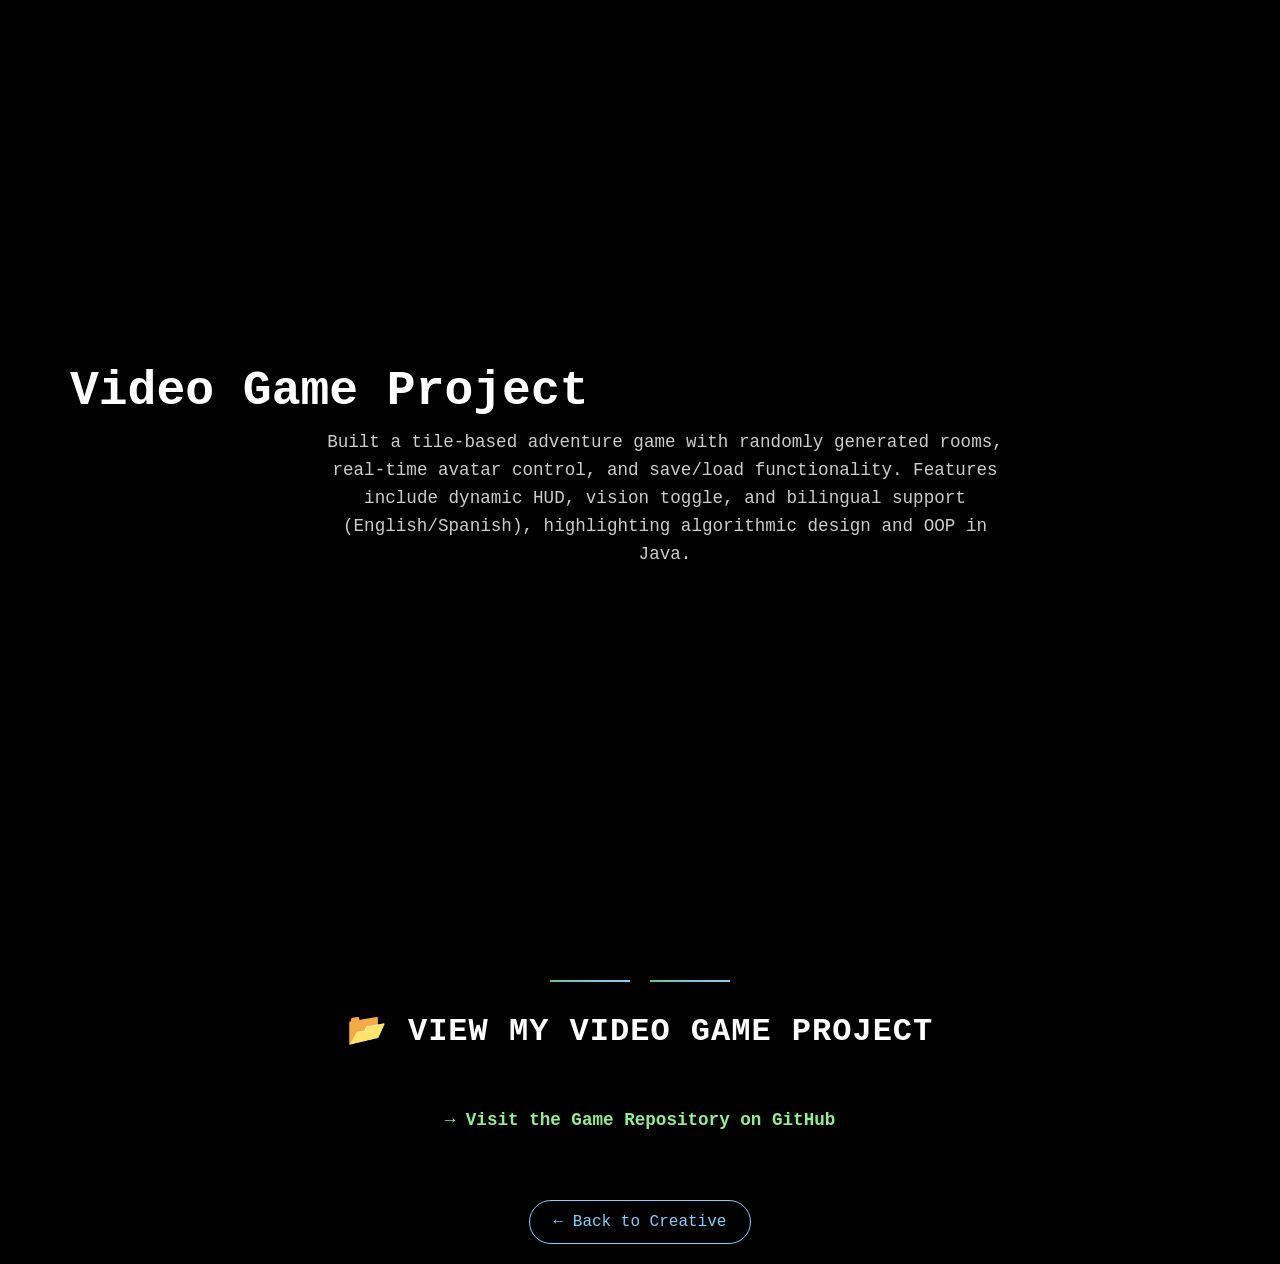
<file: videogame.html>
<!DOCTYPE html>
<html lang="en">
<head>
  <meta charset="UTF-8" />
  <meta name="viewport" content="width=device-width, initial-scale=1" />
  <title>Video Game Project</title>
  <link rel="stylesheet" href="technical.css" />
  <style>
    body {
      background-color: black;
      color: white;
      font-family: 'Courier New', monospace;
      padding: 20px;
      margin: 0;
    }
    .header {
      text-align: center;
      margin-bottom: 40px;
    }
    h1 {
      font-size: 2.5rem;
      margin-bottom: 10px;
    }
    .header p {
      font-size: 1.1rem;
      max-width: 700px;
      margin: 0 auto 40px;
      color: #ccc;
      line-height: 1.6;
    }
    .section-title {
      font-size: 2rem;
      color: #ffffff;
      margin: 60px auto 20px;
      text-align: center;
      font-weight: bold;
      letter-spacing: 1px;
    }
    .description {
      max-width: 800px;
      margin: 0 auto 30px;
      color: #ccc;
      font-size: 1rem;
      line-height: 1.6;
      text-align: center;
    }
    .github-link {
      display: inline-block;
      text-align: center;
      margin-top: 30px;
      font-size: 1.1rem;
      font-weight: bold;
      color: #90ee90;
      text-decoration: none;
      padding: 8px 20px;
      border-radius: 12px;
      border: 2px solid transparent;
      transition: background-color 0.3s, color 0.3s, border-color 0.3s;
      cursor: pointer;
    }
    .github-link:hover {
      background-color: #90ee90;
      color: black;
      border-color: #90ee90;
    }
    .back-container {
      text-align: center;
      margin-top: 60px;
    }
    .back-button {
      padding: 12px 24px;
      border: 1px solid #80d0ff;
      border-radius: 30px;
      color: #80d0ff;
      text-decoration: none;
      font-size: 1rem;
      transition: background-color 0.3s, color 0.3s;
      display: inline-block;
    }
    .back-button:hover {
      background-color: #80d0ff;
      color: black;
      cursor: pointer;
    }
  </style>
</head>
<body>

  <div class="header">
    <h1>Video Game Project</h1>
    <p>Built a tile-based adventure game with randomly generated rooms, real-time avatar control, and save/load functionality. Features include dynamic HUD, vision toggle, and bilingual support (English/Spanish), highlighting algorithmic design and OOP in Java.</p>
  </div>

  <div class="section-title">📂 View My Video Game Project</div>

  <div style="text-align: center;">
    <a href="https://github.com/Berkeley-CS61B-Student/fa24-proj3-g76.git" target="_blank" class="github-link">
      → Visit the Game Repository on GitHub
    </a>
  </div>

  <div class="back-container">
    <a href="creator.html" class="back-button">← Back to Creative</a>
  </div>

</body>
</html>
</file>
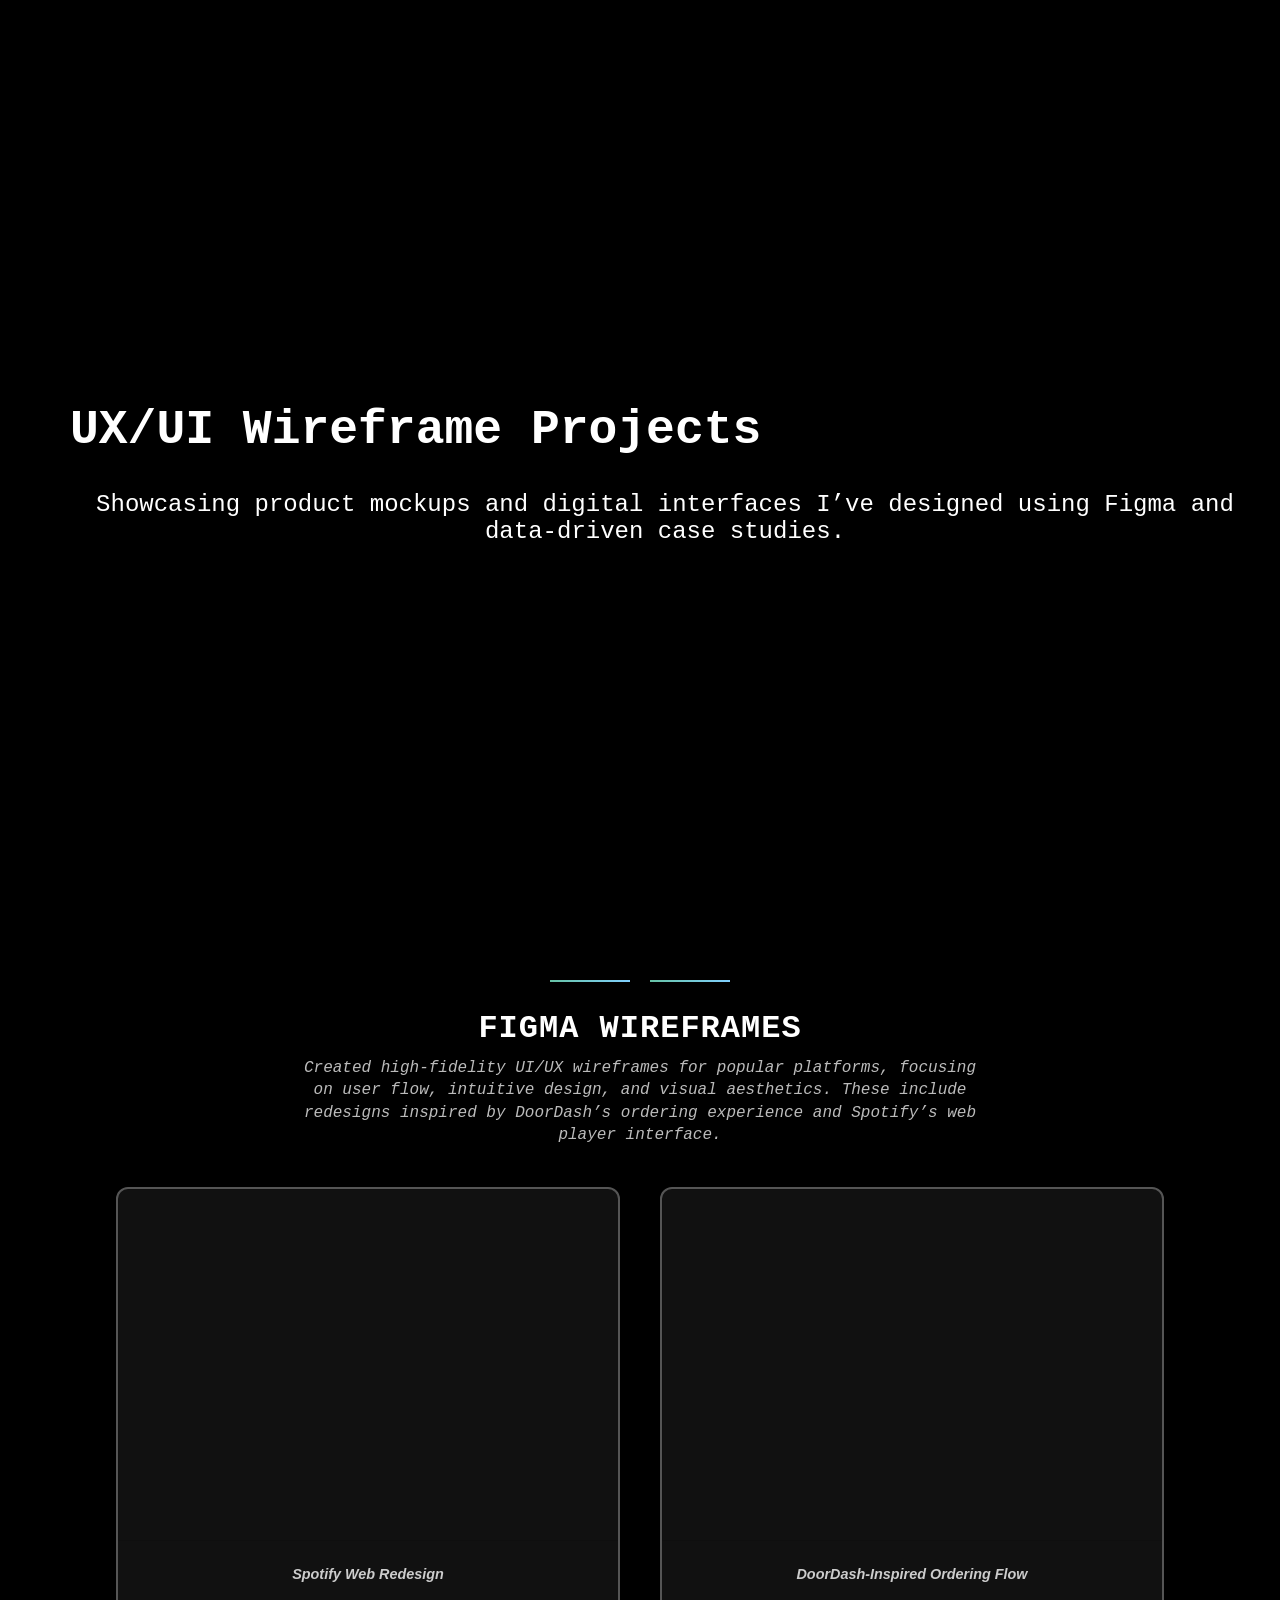
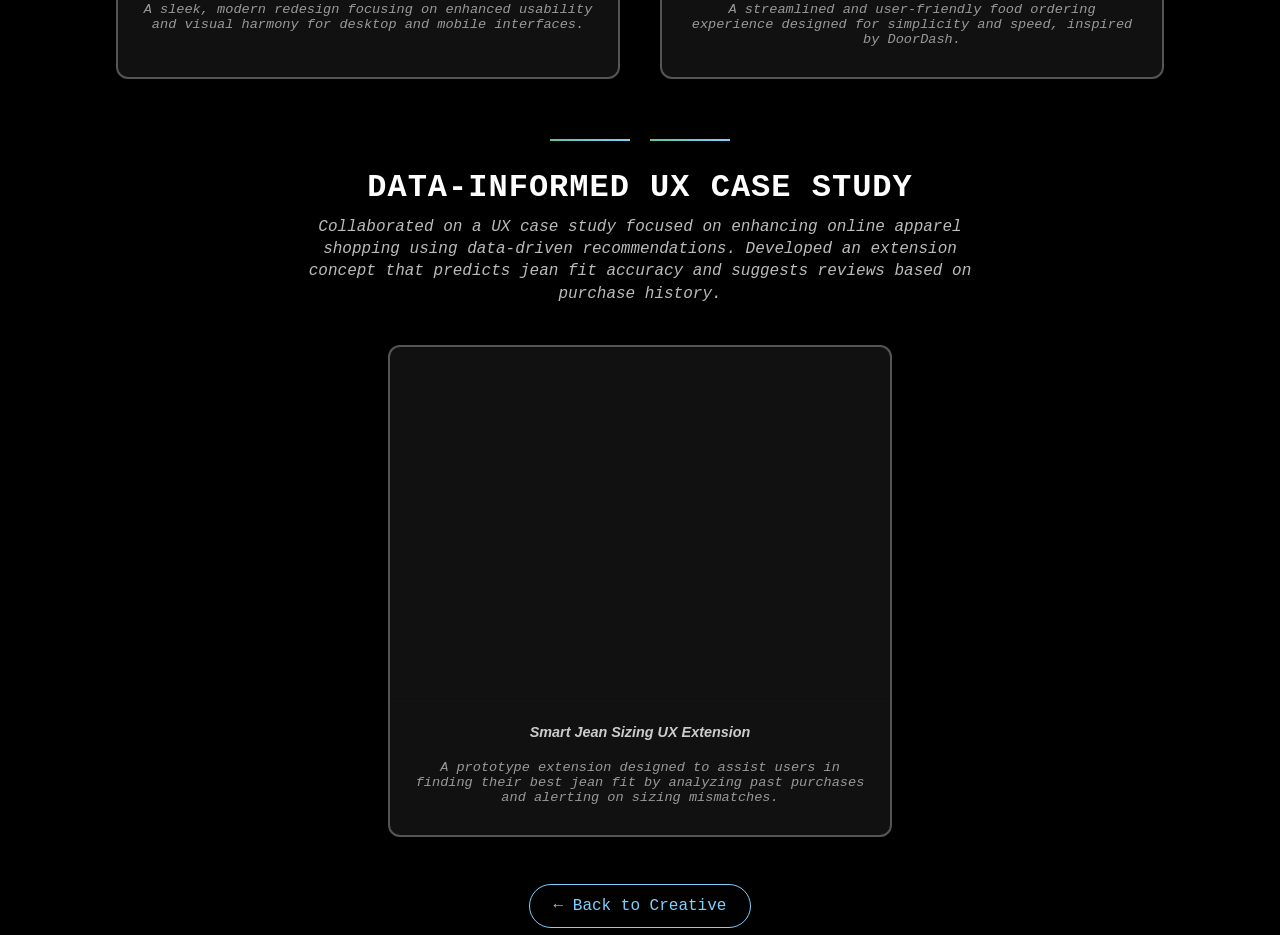
<file: wireframe.html>
<!DOCTYPE html>
<html lang="en">
<head>
  <meta charset="UTF-8" />
  <meta name="viewport" content="width=device-width, initial-scale=1.0"/>
  <title>UX/UI Wireframes</title>
  <link rel="stylesheet" href="technical.css" />
  <style>
    body {
      background-color: black;
      color: white;
      font-family: 'Courier New', monospace;
      padding: 20px;
    }

    .header {
      text-align: center;
      margin-bottom: 40px;
    }

    h1 {
      font-size: 2.5rem;
      margin-bottom: 10px;
    }

    .section-title {
      font-size: 2rem;
      color: #ffffff;
      margin: 60px auto 10px;
      text-align: center;
      font-weight: bold;
      letter-spacing: 1px;
    }

    .section-description {
      text-align: center;
      color: #bbb;
      font-style: italic;
      max-width: 700px;
      margin: 0 auto 40px;
      font-size: 1rem;
      line-height: 1.4;
    }

    .figma-container,
    .pdf-container {
      display: flex;
      justify-content: center;
      flex-wrap: wrap;
      gap: 40px;
      margin-bottom: 50px;
    }

    .figma-box,
    .pdf-box {
      max-width: 500px;
      width: 100%;
      border: 2px solid #555;
      border-radius: 12px;
      overflow: hidden;
      background-color: #111;
    }

    iframe {
      width: 100%;
      height: 350px;
      border: none;
    }

    .caption {
      text-align: center;
      font-size: 0.9rem;
      margin: 10px 0 30px;
      color: #ccc;
    }

    .caption-description {
      color: #999;
      font-size: 0.85rem;
      margin: -20px 0 30px;
      max-width: 450px;
      text-align: center;
      margin-left: auto;
      margin-right: auto;
      font-style: italic;
    }

    .back-container {
      text-align: center;
      margin-top: 60px;
    }

    .back-button {
  padding: 12px 24px;
  border: 1px solid #80d0ff;
  border-radius: 30px;
  color: #80d0ff;
  text-decoration: none;
  font-size: 1rem;
  transition: background-color 0.3s, color 0.3s;
}

.back-button:hover {
  background-color: #80d0ff;
  color: black;
  cursor: pointer;
}

    
  </style>
</head>
<body>

  <div class="header">
    <h1>UX/UI Wireframe Projects</h1>
    <p>Showcasing product mockups and digital interfaces I’ve designed using Figma and data-driven case studies.</p>
  </div>

  <div class="section-title">Figma Wireframes</div>
  <p class="section-description">
    Created high-fidelity UI/UX wireframes for popular platforms, focusing on user flow, intuitive design, and visual aesthetics.
    These include redesigns inspired by DoorDash’s ordering experience and Spotify’s web player interface.
  </p>

  <div class="figma-container">

    <div class="figma-box">
        <iframe style="border: 1px solid rgba(0, 0, 0, 0.1);" width="800" height="450" src="https://embed.figma.com/design/Gw1cD4Ttk8el68bF68V3y3/Spotify-Layout?node-id=0-1&embed-host=share" allowfullscreen></iframe>
      <div class="caption">Spotify Web Redesign</div>
      <p class="caption-description">
        A sleek, modern redesign focusing on enhanced usability and visual harmony for desktop and mobile interfaces.
      </p>
    </div>

    <div class="figma-box">
        <iframe style="border: 1px solid rgba(0, 0, 0, 0.1);" width="800" height="450" src="https://embed.figma.com/design/NzCgnnJ7KXQvVNCq7t8pQo/Doordash?node-id=0-1&embed-host=share" allowfullscreen></iframe>
      <div class="caption">DoorDash-Inspired Ordering Flow</div>
      <p class="caption-description">
        A streamlined and user-friendly food ordering experience designed for simplicity and speed, inspired by DoorDash.
      </p>
    </div>

  </div>

  <div class="section-title">Data-Informed UX Case Study</div>
  <p class="section-description">
    Collaborated on a UX case study focused on enhancing online apparel shopping using data-driven recommendations. 
    Developed an extension concept that predicts jean fit accuracy and suggests reviews based on purchase history.
  </p>

  <div class="figma-container">
    <div class="figma-box">
        <iframe style="border: 1px solid rgba(0, 0, 0, 0.1);" width="800" height="450" src="https://embed.figma.com/design/VofBBArQ3Lb1JIM8yArxy8/jeans-case-study?node-id=0-1&embed-host=share" allowfullscreen></iframe>
      <div class="caption">Smart Jean Sizing UX Extension</div>
      <p class="caption-description">
        A prototype extension designed to assist users in finding their best jean fit by analyzing past purchases and alerting on sizing mismatches.
      </p>
    </div>
  </div>

  <div class="back-container">
    <a href="creator.html" class="back-button">← Back to Creative</a>
  </div>

</body>
</html>
</file>
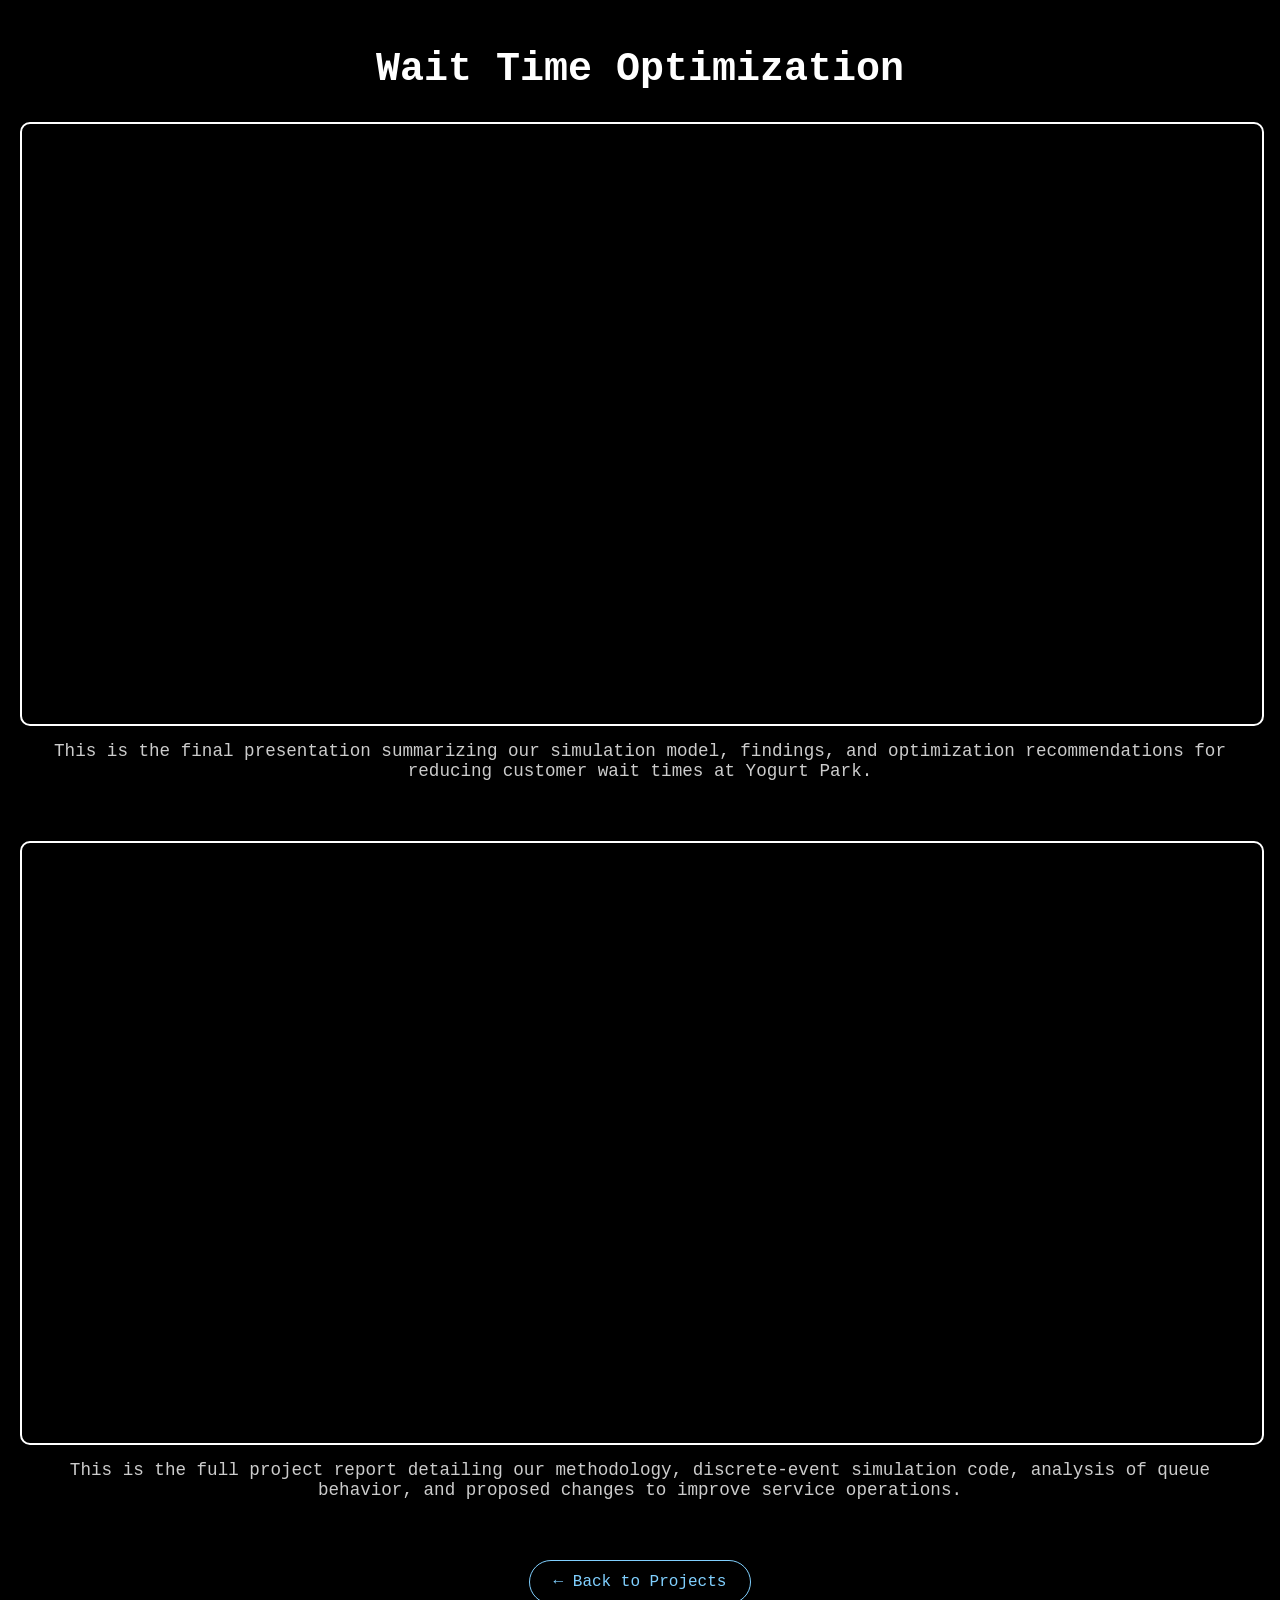
<file: yogurt.html>
<!DOCTYPE html>
<html lang="en">
<head>
  <meta charset="UTF-8" />
  <meta name="viewport" content="width=device-width, initial-scale=1.0"/>
  <title>Wait Time Optimization</title>
  <style>
    body {
      background-color: black;
      color: white;
      font-family: 'Courier New', monospace;
      margin: 0;
      padding: 20px;
    }

    h1 {
      text-align: center;
      font-size: 2.5rem;
      margin-bottom: 30px;
    }

    .pdf-section {
      margin-bottom: 60px;
    }

    .pdf-container {
      width: 100%;
      height: 600px;
      border: 2px solid white;
      border-radius: 10px;
      overflow: hidden;
    }

    iframe {
      width: 100%;
      height: 100%;
      border: none;
    }

    .description {
      font-size: 1.1rem;
      margin-top: 15px;
      text-align: center;
      color: #ccc;
    }

    a.back {
      display: block;
      text-align: center;
      margin-top: 40px;
      color: #4992d6;
      text-decoration: underline;
      font-size: 1rem;
    }

    a.back:hover {
      color: white;
    }

    .back-container {
  display: flex;
  justify-content: center;
  margin-top: 60px;
}

.back-button {
  padding: 12px 24px;
  border: 1px solid #80d0ff;
  border-radius: 30px;
  color: #80d0ff;
  text-decoration: none;
  font-size: 1rem;
  transition: background-color 0.3s, color 0.3s;
}

.back-button:hover {
  background-color: #80d0ff;
  color: black;
  cursor: pointer;
}

  </style>
</head>
<body>
  <h1>Wait Time Optimization</h1>

  <div class="pdf-section">
    <div class="pdf-container">
      <iframe src="https://drive.google.com/file/d/1B_GjhrgDc7NDUFbF6LPT5JuTJpR8oVwR/preview"></iframe>
    </div>
    
    <p class="description">
      This is the final presentation summarizing our simulation model, findings, and optimization recommendations for reducing customer wait times at Yogurt Park.
    </p>
  </div>

  <div class="pdf-section">
    <div class="pdf-container">
      <iframe src="https://drive.google.com/file/d/19cqGpplCgnmZuPVQTJ6fSvBKlfHH9C0R/preview"></iframe>
    </div>

    <p class="description">
      This is the full project report detailing our methodology, discrete-event simulation code, analysis of queue behavior, and proposed changes to improve service operations.
    </p>
  </div>

  <div class="back-container">
    <a href="technical.html" class="back-button">← Back to Projects</a>
  </div>
</body>
</html>
</file>
<file: index.css>
body {
    background-color: black;
    color: white;
    font-family: 'Andale Mono', monospace;
    text-align: center;
    margin: 0;
    padding: 0;
}


.header {
    display: flex;
    flex-direction: column;
    align-items: flex-start;
    justify-content: center;
    height: 100vh;
    padding-left: 50px;
    text-align: left;
}

.header h1 {
    font-size: 3rem;
    margin-bottom: 10px;
}

.header p {
    font-size: 1.5rem;
    font-family: 'Courier New', sans-serif;
}


.gallery {
    display: flex;
    justify-content: center;
    align-items: center;
    gap: 50px;
    padding: 50px;
}

.gallery-item {
    text-align: center;
}

.gallery-item img {
    width: 250px;
    height: 250px;
    object-fit: cover;
    border-radius: 10px;
    border: 2px solid white;
    transition: transform 0.3s ease, border-color 0.3s ease;
}

.gallery-item img:hover {
    transform: scale(1.05);
    border-color: #4992d6;
}

.gallery-item p {
    margin-top: 15px;
    font-size: 1.5rem;
    font-family: 'copperplate', sans-serif;
}


.top-nav {
    display: flex;
    justify-content: flex-end; 
    gap: 20px;
    position: absolute;
    list-style: none;
    top: 20px;
    right: 40px;
}

.top-nav a {
    text-decoration: none;
    color: white;
    font-size: 16px;
    font-weight: bold;
    transition: color 0.3s;
}

.top-nav a:hover {
    color: #4992d6;
}

.cta {
    display: flex;
    gap: 20px;
    margin-top: 40px;
}

.cta button {
    background: none;
    border: 2px solid white;
    color: white;
    padding: 10px 20px;
    font-size: 1.5rem;
    cursor: pointer;
    transition: background 0.3s ease;
}

.cta button:hover {
    background: white;
    color: black;
}

.horizontal-scroll {
    display: flex;
    overflow-x: auto;
    overflow-y: hidden;
    gap: 50px;
    padding: 50px;
    scroll-behavior: smooth;
    -webkit-overflow-scrolling: touch;
    max-width: 100vw;
    box-sizing: border-box;
    scroll-snap-type: x mandatory;
    scrollbar-width: thin;
}

.scroll-item {
    flex: 0 0 auto;
    width: 250px;
    scroll-snap-align: start;
    text-align: center;
}

.scroll-item img {
    width: 100%;
    height: 250px;
    object-fit: cover;
    border-radius: 10px;
    border: 2px solid white;
    transition: transform 0.3s ease, border-color 0.3s ease;
}

.scroll-item img:hover {
    transform: scale(1.05);
    border-color: #4992d6;
}

.horizontal-scroll::-webkit-scrollbar {
    height: 8px;
}

.horizontal-scroll::-webkit-scrollbar-thumb {
    background: #666;
    border-radius: 4px;
}

.scroll-item {
    position: relative;
    flex: 0 0 auto;
    width: 250px;
    text-align: center;
    text-decoration: none;
    color: white;
    transition: transform 0.3s ease;
}

.scroll-item img {
    width: 100%;
    height: 250px;
    object-fit: cover;
    border-radius: 10px;
    border: 2px solid white;
    transition: transform 0.3s ease, border-color 0.3s ease;
}

.scroll-item:hover img {
    transform: scale(1.05);
    border-color: #4992d6;
}

.scroll-item .caption {
    margin-top: 10px;
    font-size: 1.2rem;
    font-family: 'copperplate', sans-serif;
}

.scroll-item .overlay {
    position: absolute;
    top: 0;
    left: 0;
    width: 100%;
    height: 250px;
    background: rgba(0, 0, 0, 0);
    color: white;
    font-size: 1.1rem;
    display: flex;
    justify-content: center;
    align-items: center;
    opacity: 0;
    border-radius: 10px;
    transition: opacity 0.3s ease;
    pointer-events: none;
}

.scroll-item:hover .overlay {
    opacity: 1;
}

.scroll-item {
    position: relative; /* REQUIRED for overlay positioning */
    flex: 0 0 auto;
    width: 250px;
    text-align: center;
    text-decoration: none;
    color: white;
    transition: transform 0.3s ease;
  }
  
  .scroll-item img {
    width: 100%;
    height: 250px;
    object-fit: cover;
    border-radius: 10px;
    border: 2px solid white;
    transition: transform 0.3s ease, border-color 0.3s ease;
  }
  
  .overlay {
    position: absolute;
    top: 0;
    left: 0;
    width: 100%;
    height: 250px;
    background: rgba(0, 0, 0, 0);
    color: white;
    font-size: 1.1rem;
    display: flex;
    justify-content: center;
    align-items: center;
    opacity: 0;
    border-radius: 10px;
    transition: opacity 0.3s ease;
    pointer-events: none;
  }
  
  .scroll-item:hover .overlay {
    opacity: 1;
  }
  
  .expandable {
    background-color: #000000;
    border: 2px solid white;
    border-radius: 10px;
    width: 250px;
    flex: 0 0 auto;
    text-align: center;
    overflow: hidden;
    transition: box-shadow 0.3s ease;
    position: relative;
    display: flex;
    flex-direction: column;
    min-height: 320px;
  }
  
  .expandable:hover {
    box-shadow: 0 0 10px #4992d6;
  }
  
  .expandable img {
    width: 100%;
    height: 250px;
    object-fit: cover;
    border-bottom: 2px solid white;
    border-radius: 10px 10px 0 0;
  }
  
  .caption {
    font-size: 1.1rem;
    font-family: 'Copperplate', sans-serif;
    padding: 10px;
    font-weight: bold;
  }
  
  .details {
    opacity: 0;
    padding: 0 15px;
    font-size: 0.9rem;
    color: #ccc;
    transition: opacity 0.3s ease, max-height 0.3s ease;
    overflow: hidden;
    max-height: 0;
  }
  
  .expandable:hover .details {
    opacity: 1;
    max-height: 1000px;
    padding-bottom: 10px;
  }
  
  .view-link {
    display: inline-block;
    margin-top: 8px;
    color: #4992d6;
    text-decoration: underline;
    font-size: 0.9rem;
  }

  .expandable a {
    display: block;
    text-decoration: none;
    color: inherit;
  }
  
  .section-title {
    font-size: 2.2rem;
    color: #80d0ff;
    text-align: center;
    margin: 80px auto 40px;
    font-weight: 600;
    position: relative;
    letter-spacing: 1px;
    text-transform: uppercase;
    font-family: 'Courier New', monospace;
    padding-top: 30px;
  }
  
  .section-title::before,
  .section-title::after {
    content: "";
    position: absolute;
    top: 0;
    width: 80px;
    height: 2px;
    background: linear-gradient(to right, #66c2a5, #80d0ff);
  }
  
  .section-title::before {
    left: calc(50% - 90px);
  }
  
  .section-title::after {
    right: calc(50% - 90px);
  }
  
  .caption {
    font-size: 0.95rem;
    color: #cccccc;
    margin-top: 8px;
    text-align: center;
    font-style: italic;
  }
  
  .intro {
    height: 100vh;
    display: flex;
    flex-direction: column;
    justify-content: center;      /* vertical center */
    align-items: flex-start;      /* align left */
    padding: 0 0 0 40px;          /* left padding */
    text-align: left;
    color: white;
    line-height: 1.5;
  }
  
  .intro h1 span {
    font-size: 70px;  /* bigger "hi" */
  }
  
  .intro h2 {
    font-size: 2.5rem;  /* bigger "my name is joy" and other h2s */
  }
  
  
  ul.top-nav {
    list-style: none;
    display: flex;
    gap: 20px;
    padding: 10px 20px;
    background-color: #000000;
    margin: 0;
  }
</file>
<file: technical.css>
body {
    background-color: black;
    color: white;
    font-family: 'Andale Mono', monospace;
    text-align: center;
    margin: 0;
    padding: 0;
}


.header {
    display: flex;
    flex-direction: column;
    align-items: flex-start;
    justify-content: center;
    height: 100vh;
    padding-left: 50px;
    text-align: left;
}

.header h1 {
    font-size: 3rem;
    margin-bottom: 10px;
}

.header p {
    font-size: 1.5rem;
    font-family: 'Courier New', sans-serif;
}


.gallery {
    display: flex;
    justify-content: center;
    align-items: center;
    gap: 50px;
    padding: 50px;
}

.gallery-item {
    text-align: center;
}

.gallery-item img {
    width: 250px;
    height: 250px;
    object-fit: cover;
    border-radius: 10px;
    border: 2px solid white;
    transition: transform 0.3s ease, border-color 0.3s ease;
}

.gallery-item img:hover {
    transform: scale(1.05);
    border-color: #4992d6;
}

.gallery-item p {
    margin-top: 15px;
    font-size: 1.5rem;
    font-family: 'copperplate', sans-serif;
}


.top-nav {
    display: flex;
    justify-content: flex-end; 
    gap: 20px;
    position: absolute;
    list-style: none;
    top: 20px;
    right: 40px;
}

.top-nav a {
    text-decoration: none;
    color: white;
    font-size: 16px;
    font-weight: bold;
    transition: color 0.3s;
}

.top-nav a:hover {
    color: #4992d6;
}

.cta {
    display: flex;
    gap: 20px;
    margin-top: 40px;
}

.cta button {
    background: none;
    border: 2px solid white;
    color: white;
    padding: 10px 20px;
    font-size: 1.5rem;
    cursor: pointer;
    transition: background 0.3s ease;
}

.cta button:hover {
    background: white;
    color: black;
}

.horizontal-scroll {
    display: flex;
    overflow-x: auto;
    overflow-y: hidden;
    gap: 50px;
    padding: 50px;
    scroll-behavior: smooth;
    -webkit-overflow-scrolling: touch;
    max-width: 100vw;
    box-sizing: border-box;
    scroll-snap-type: x mandatory;
    scrollbar-width: thin;
}

.scroll-item {
    flex: 0 0 auto;
    width: 250px;
    scroll-snap-align: start;
    text-align: center;
}

.scroll-item img {
    width: 100%;
    height: 250px;
    object-fit: cover;
    border-radius: 10px;
    border: 2px solid white;
    transition: transform 0.3s ease, border-color 0.3s ease;
}

.scroll-item img:hover {
    transform: scale(1.05);
    border-color: #4992d6;
}

.horizontal-scroll::-webkit-scrollbar {
    height: 8px;
}

.horizontal-scroll::-webkit-scrollbar-thumb {
    background: #666;
    border-radius: 4px;
}

.scroll-item {
    position: relative;
    flex: 0 0 auto;
    width: 250px;
    text-align: center;
    text-decoration: none;
    color: white;
    transition: transform 0.3s ease;
}

.scroll-item img {
    width: 100%;
    height: 250px;
    object-fit: cover;
    border-radius: 10px;
    border: 2px solid white;
    transition: transform 0.3s ease, border-color 0.3s ease;
}

.scroll-item:hover img {
    transform: scale(1.05);
    border-color: #4992d6;
}

.scroll-item .caption {
    margin-top: 10px;
    font-size: 1.2rem;
    font-family: 'copperplate', sans-serif;
}

.scroll-item .overlay {
    position: absolute;
    top: 0;
    left: 0;
    width: 100%;
    height: 250px;
    background: rgba(0, 0, 0, 0.6);
    color: white;
    font-size: 1.1rem;
    display: flex;
    justify-content: center;
    align-items: center;
    opacity: 0;
    border-radius: 10px;
    transition: opacity 0.3s ease;
    pointer-events: none;
}

.scroll-item:hover .overlay {
    opacity: 1;
}

.scroll-item {
    position: relative; /* REQUIRED for overlay positioning */
    flex: 0 0 auto;
    width: 250px;
    text-align: center;
    text-decoration: none;
    color: white;
    transition: transform 0.3s ease;
  }
  
  .scroll-item img {
    width: 100%;
    height: 250px;
    object-fit: cover;
    border-radius: 10px;
    border: 2px solid white;
    transition: transform 0.3s ease, border-color 0.3s ease;
  }
  
  .overlay {
    position: absolute;
    top: 0;
    left: 0;
    width: 100%;
    height: 250px;
    background: rgba(0, 0, 0, 0.6);
    color: white;
    font-size: 1.1rem;
    display: flex;
    justify-content: center;
    align-items: center;
    opacity: 0;
    border-radius: 10px;
    transition: opacity 0.3s ease;
    pointer-events: none;
  }
  
  .scroll-item:hover .overlay {
    opacity: 1;
  }
  
  .expandable {
    background-color: #111;
    border: 2px solid white;
    border-radius: 10px;
    width: 250px;
    flex: 0 0 auto;
    text-align: center;
    overflow: hidden;
    transition: box-shadow 0.3s ease;
    position: relative;
    display: flex;
    flex-direction: column;
    min-height: 320px;
  }
  
  .expandable:hover {
    box-shadow: 0 0 10px #4992d6;
  }
  
  .expandable img {
    width: 100%;
    height: 250px;
    object-fit: cover;
    border-bottom: 2px solid white;
    border-radius: 10px 10px 0 0;
  }
  
  .caption {
    font-size: 1.1rem;
    font-family: 'Copperplate', sans-serif;
    padding: 10px;
    font-weight: bold;
  }
  
  .details {
    opacity: 0;
    padding: 0 15px;
    font-size: 0.9rem;
    color: #ccc;
    transition: opacity 0.3s ease, max-height 0.3s ease;
    overflow: hidden;
    max-height: 0;
  }
  
  .expandable:hover .details {
    opacity: 1;
    max-height: 1000px;
    padding-bottom: 10px;
  }
  
  .view-link {
    display: inline-block;
    margin-top: 8px;
    color: #4992d6;
    text-decoration: underline;
    font-size: 0.9rem;
  }

  .expandable a {
    display: block;
    text-decoration: none;
    color: inherit;
  }
  
  .section-title {
    font-size: 2.2rem;
    color: #80d0ff;
    text-align: center;
    margin: 80px auto 40px;
    font-weight: 600;
    position: relative;
    letter-spacing: 1px;
    text-transform: uppercase;
    font-family: 'Courier New', monospace;
    padding-top: 30px;
  }
  
  .section-title::before,
  .section-title::after {
    content: "";
    position: absolute;
    top: 0;
    width: 80px;
    height: 2px;
    background: linear-gradient(to right, #66c2a5, #80d0ff);
  }
  
  .section-title::before {
    left: calc(50% - 90px);
  }
  
  .section-title::after {
    right: calc(50% - 90px);
  }
  
  .caption {
    font-size: 0.95rem;
    color: #cccccc;
    margin-top: 8px;
    text-align: center;
    font-style: italic;
  }
</file>
